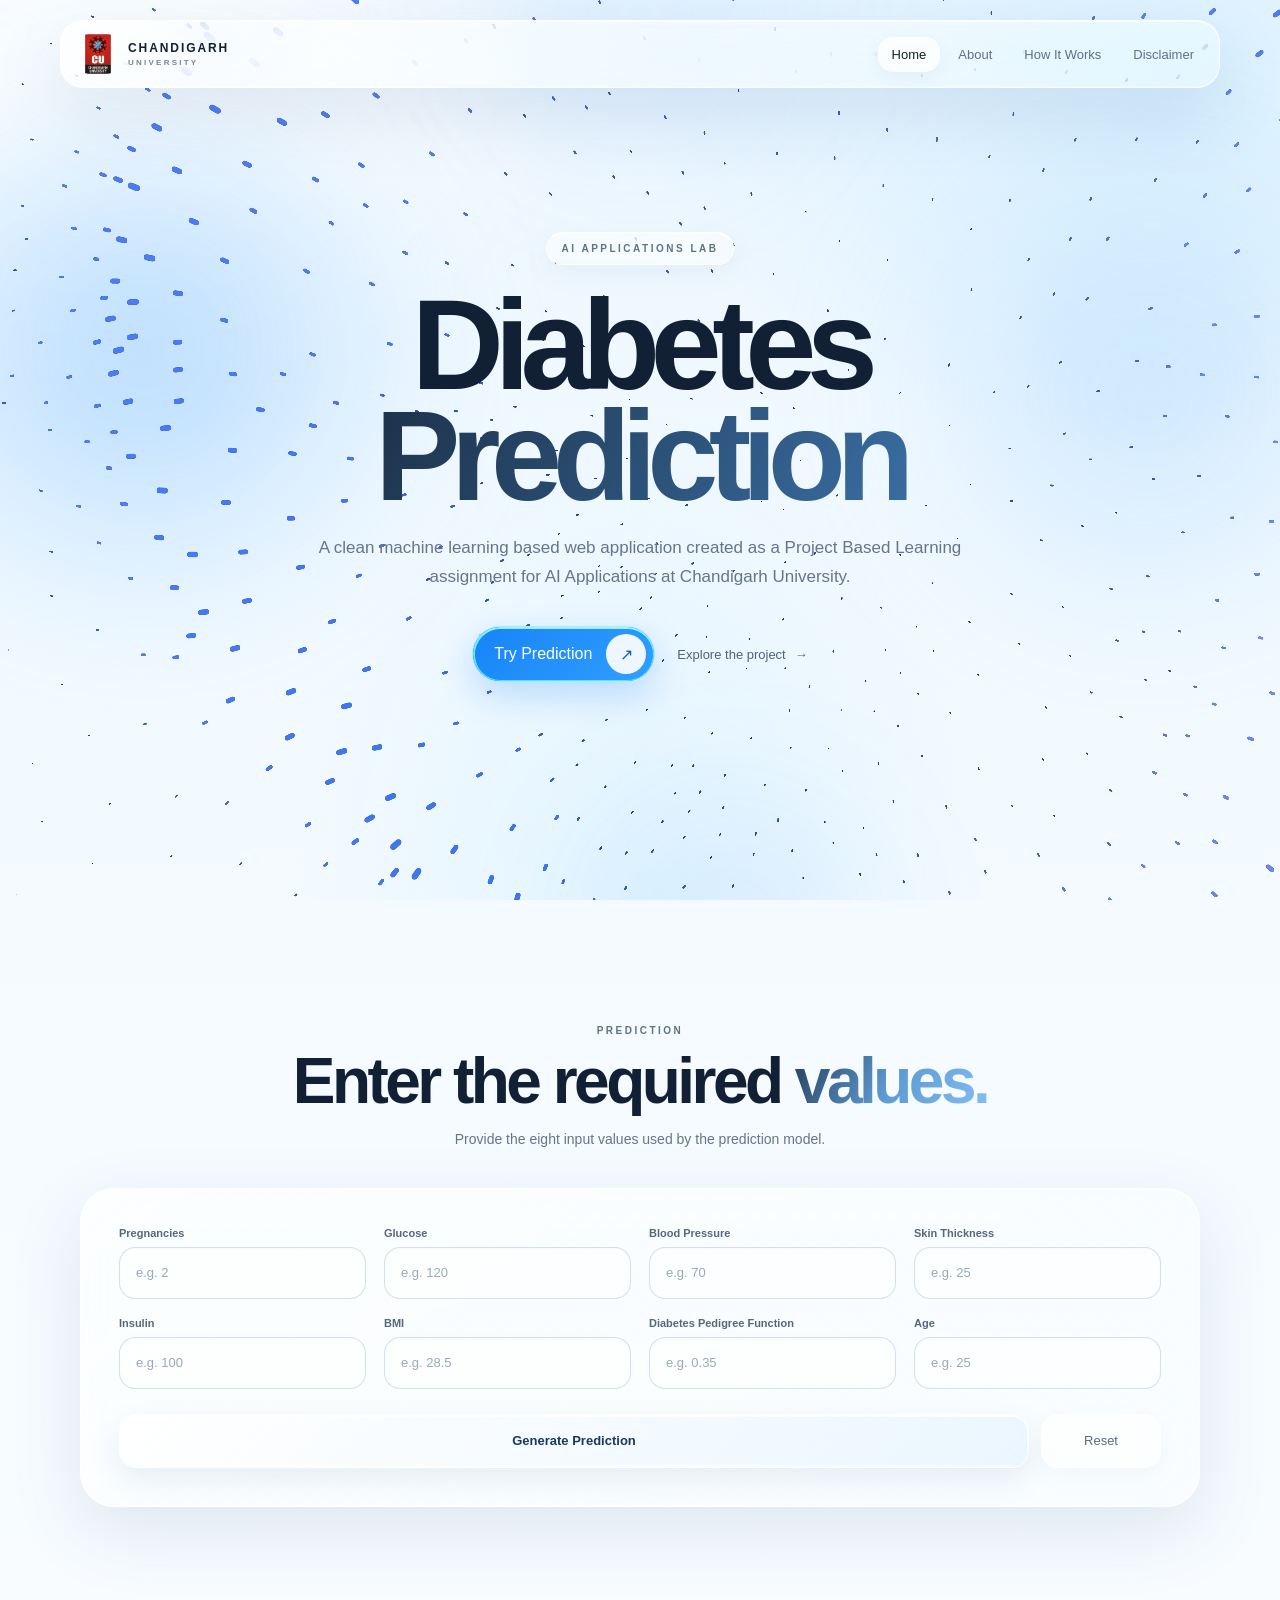
<file: index.html>
<!DOCTYPE html>
<html lang="en">

<head>
    <meta charset="UTF-8">
    <meta name="viewport" content="width=device-width, initial-scale=1.0">

    <title>Diabetes Prediction | AI Applications Lab</title>

    <link rel="stylesheet" href="style.css">
</head>

<body>

    <!-- =====================================================
         ANIMATED LIQUID BACKGROUND & CURSOR RING FIELD
    ====================================================== -->

    <div class="background" aria-hidden="true">
        <div class="smoke smoke-1"></div>
        <div class="smoke smoke-2"></div>
        <div class="smoke smoke-3"></div>
        <div class="smoke smoke-4"></div>
        <canvas id="cursorRingCanvas" class="cursor-ring-canvas"></canvas>
    </div>


    <!-- =====================================================
         NAVBAR
    ====================================================== -->

    <header class="nav-wrap">

        <nav class="navbar glass">

            <a href="index.html" class="brand">

                <!-- CU LOGO -->
                <img
                    src="image.png"
                    alt="Chandigarh University Logo"
                    class="cu-logo"
                >

                <div class="brand-name">
                    <strong>CHANDIGARH</strong>
                    <small>UNIVERSITY</small>
                </div>

            </a>


            <div class="nav-links">

                <a href="index.html" class="active">
                    Home
                </a>

                <a href="about.html">
                    About
                </a>

                <a href="how-it-works.html">
                    How It Works
                </a>

                <a href="disclaimer.html">
                    Disclaimer
                </a>

            </div>

        </nav>

    </header>



    <!-- =====================================================
         MAIN
    ====================================================== -->

    <main>


        <!-- =================================================
             HERO
        ================================================== -->

        <section class="hero">

            <div class="hero-content">

                <div class="hero-badge">
                    AI APPLICATIONS LAB
                </div>


                <h1>

                    Diabetes

                    <span>
                        Prediction
                    </span>

                </h1>


                <p class="hero-copy">

                    A clean machine learning based web application
                    created as a Project Based Learning assignment
                    for AI Applications at Chandigarh University.

                </p>


                <div class="hero-actions">

                    <button
                        class="primary-button"
                        onclick="scrollToPrediction()"
                    >

                        <span>
                            Try Prediction
                        </span>

                        <span class="arrow">
                            ↗
                        </span>

                    </button>


                    <a
                        href="about.html"
                        class="text-button"
                    >

                        Explore the project

                        <span>
                            →
                        </span>

                    </a>

                </div>

            </div>

        </section>



        <!-- =================================================
             PREDICTION SECTION
        ================================================== -->

        <section
            id="prediction"
            class="prediction-section"
        >

            <div class="section-heading">

                <p class="eyebrow">
                    PREDICTION
                </p>


                <h2>

                    Enter the required

                    <span>
                        values.
                    </span>

                </h2>


                <p>
                    Provide the eight input values used by
                    the prediction model.
                </p>

            </div>



            <!-- =================================================
                 FORM CARD
            ================================================== -->

            <div class="prediction-card glass">

                <form
                    id="predictionForm"
                    novalidate
                >


                    <!-- Pregnancies -->

                    <div class="field">

                        <label for="Pregnancies">
                            Pregnancies
                        </label>

                        <input
                            type="number"
                            id="Pregnancies"
                            min="0"
                            step="1"
                            placeholder="e.g. 2"
                            required
                        >

                    </div>



                    <!-- Glucose -->

                    <div class="field">

                        <label for="Glucose">
                            Glucose
                        </label>

                        <input
                            type="number"
                            id="Glucose"
                            min="0"
                            step="0.1"
                            placeholder="e.g. 120"
                            required
                        >

                    </div>



                    <!-- Blood Pressure -->

                    <div class="field">

                        <label for="BloodPressure">
                            Blood Pressure
                        </label>

                        <input
                            type="number"
                            id="BloodPressure"
                            min="0"
                            step="0.1"
                            placeholder="e.g. 70"
                            required
                        >

                    </div>



                    <!-- Skin Thickness -->

                    <div class="field">

                        <label for="SkinThickness">
                            Skin Thickness
                        </label>

                        <input
                            type="number"
                            id="SkinThickness"
                            min="0"
                            step="0.1"
                            placeholder="e.g. 25"
                            required
                        >

                    </div>



                    <!-- Insulin -->

                    <div class="field">

                        <label for="Insulin">
                            Insulin
                        </label>

                        <input
                            type="number"
                            id="Insulin"
                            min="0"
                            step="0.1"
                            placeholder="e.g. 100"
                            required
                        >

                    </div>



                    <!-- BMI -->

                    <div class="field">

                        <label for="BMI">
                            BMI
                        </label>

                        <input
                            type="number"
                            id="BMI"
                            min="0"
                            step="0.1"
                            placeholder="e.g. 28.5"
                            required
                        >

                    </div>



                    <!-- Diabetes Pedigree -->

                    <div class="field">

                        <label for="DiabetesPedigreeFunction">
                            Diabetes Pedigree Function
                        </label>

                        <input
                            type="number"
                            id="DiabetesPedigreeFunction"
                            min="0"
                            step="0.001"
                            placeholder="e.g. 0.35"
                            required
                        >

                    </div>



                    <!-- Age -->

                    <div class="field">

                        <label for="Age">
                            Age
                        </label>

                        <input
                            type="number"
                            id="Age"
                            min="1"
                            step="1"
                            placeholder="e.g. 25"
                            required
                        >

                    </div>



                    <!-- Buttons -->

                    <div class="form-actions">

                        <button
                            type="submit"
                            id="predictBtn"
                            class="submit-button"
                        >

                            <span id="buttonText">
                                Generate Prediction
                            </span>

                            <span
                                id="loader"
                                class="loader hidden"
                            ></span>

                        </button>


                        <button
                            type="button"
                            id="resetBtn"
                            class="reset-button"
                        >
                            <span>Reset</span>
                        </button>

                    </div>

                </form>



                <!-- =================================================
                     RESULT
                ================================================== -->

                <div
                    id="resultBox"
                    class="result-box"
                >

                    <div class="result-main">

                        <div>

                            <p class="result-label">
                                RESULT
                            </p>

                            <h3 id="resultTitle">
                                —
                            </h3>

                        </div>


                        <div
                            id="resultIcon"
                            class="result-icon"
                        >
                            —
                        </div>

                    </div>



                    <div class="probability">

                        <div class="probability-head">

                            <span>
                                Prediction probability
                            </span>

                            <strong id="probabilityText">
                                0%
                            </strong>

                        </div>


                        <div class="progress">

                            <div
                                id="progressBar"
                                class="progress-fill"
                            ></div>

                        </div>

                    </div>


                    <p
                        id="resultMessage"
                        class="result-message"
                    ></p>

                </div>



                <!-- Error -->

                <div
                    id="errorBox"
                    class="error-box"
                ></div>

            </div>

        </section>

    </main>


    <script src="script.js"></script>

</body>

</html>
</file>
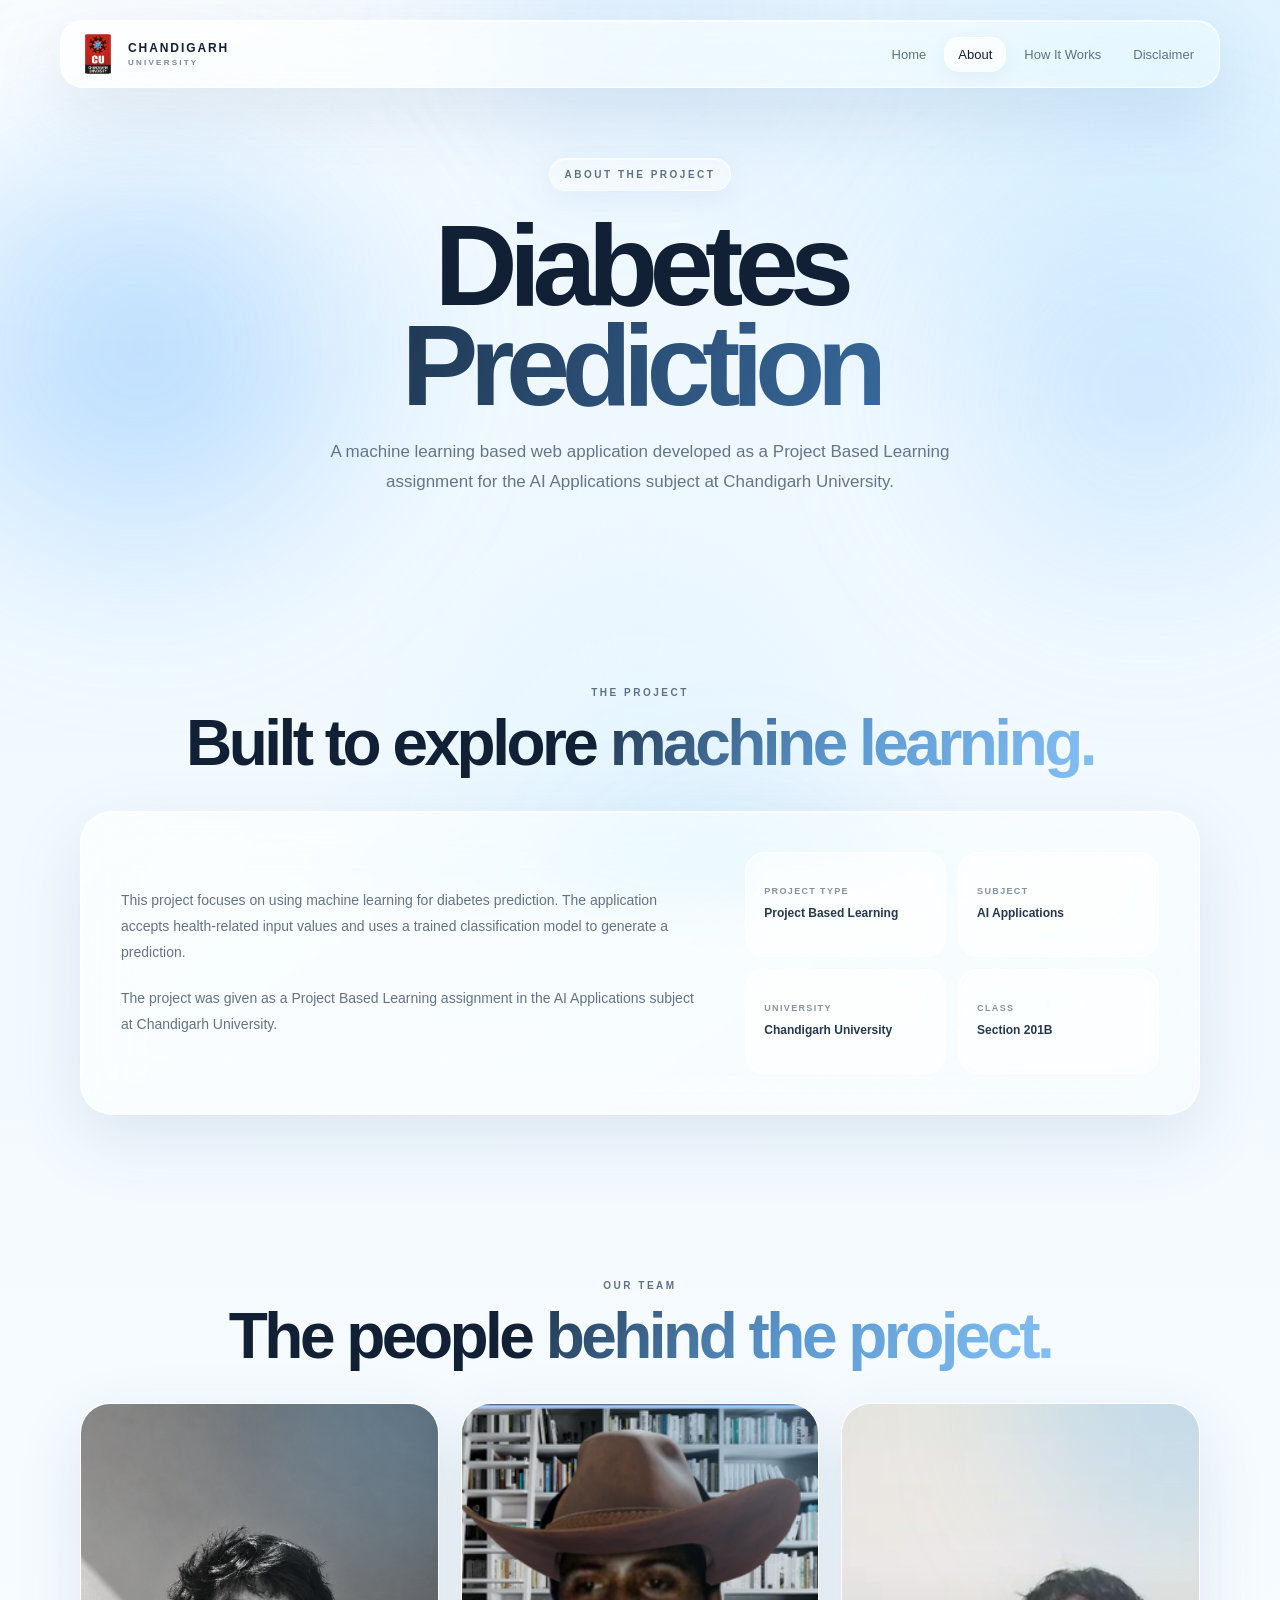
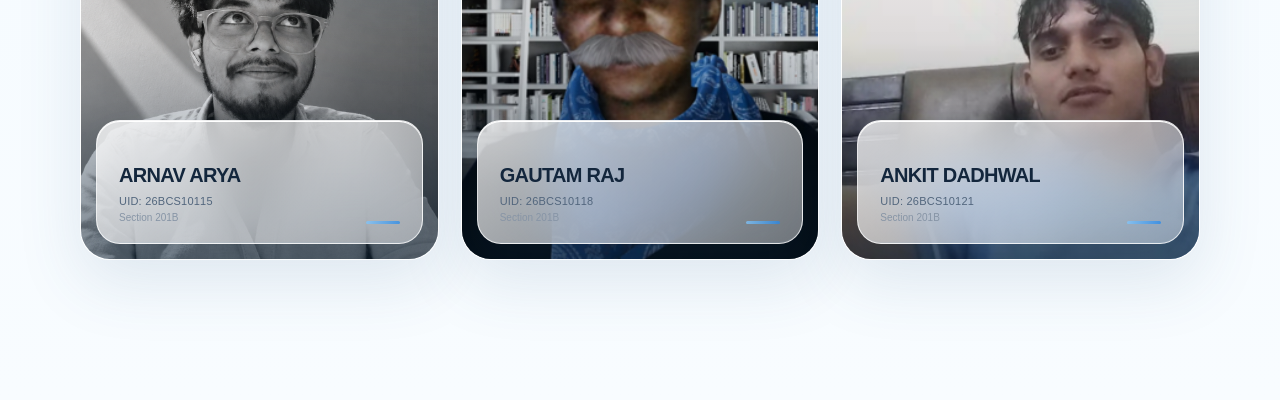
<file: about.html>
<!DOCTYPE html>
<html lang="en">

<head>

    <meta charset="UTF-8">

    <meta
        name="viewport"
        content="width=device-width, initial-scale=1.0"
    >

    <title>
        About | Diabetes Prediction
    </title>

    <link
        rel="stylesheet"
        href="about.css"
    >

</head>


<body>


    <!-- =====================================================
         ANIMATED LIQUID BACKGROUND
    ====================================================== -->

    <div
        class="background"
        aria-hidden="true"
    >

        <div class="smoke smoke-1"></div>

        <div class="smoke smoke-2"></div>

        <div class="smoke smoke-3"></div>

        <div class="smoke smoke-4"></div>

    </div>



    <!-- =====================================================
         NAVBAR
    ====================================================== -->

    <header class="nav-wrap">

        <nav class="navbar glass">


            <!-- CU Logo -->

            <a
                href="index.html"
                class="brand"
            >

                <img
                    src="image.png"
                    alt="Chandigarh University Logo"
                    class="cu-logo"
                >


                <div class="brand-name">

                    <strong>
                        CHANDIGARH
                    </strong>

                    <small>
                        UNIVERSITY
                    </small>

                </div>

            </a>



            <!-- NAVIGATION -->

            <div class="nav-links">

                <a href="index.html">
                    Home
                </a>

                <a
                    href="about.html"
                    class="active"
                >
                    About
                </a>

                <a href="how-it-works.html">
                    How It Works
                </a>

                <a href="disclaimer.html">
                    Disclaimer
                </a>

            </div>

        </nav>

    </header>



    <!-- =====================================================
         MAIN
    ====================================================== -->

    <main>


        <!-- =================================================
             ABOUT HERO
        ================================================== -->

        <section class="about-hero">

            <div class="hero-content">


                <div class="hero-badge">

                    ABOUT THE PROJECT

                </div>



                <h1>

                    Diabetes

                    <span>
                        Prediction
                    </span>

                </h1>



                <p class="hero-description">

                    A machine learning based web application
                    developed as a Project Based Learning assignment
                    for the AI Applications subject at Chandigarh University.

                </p>

            </div>

        </section>



        <!-- =================================================
             PROJECT SECTION
        ================================================== -->

        <section class="project-section">


            <div class="section-heading">

                <p class="eyebrow">
                    THE PROJECT
                </p>


                <h2>

                    Built to explore

                    <span>
                        machine learning.
                    </span>

                </h2>

            </div>



            <div class="project-card glass">


                <div class="project-text">

                    <p>

                        This project focuses on using machine learning
                        for diabetes prediction. The application accepts
                        health-related input values and uses a trained
                        classification model to generate a prediction.

                    </p>


                    <p>

                        The project was given as a Project Based Learning
                        assignment in the AI Applications subject at
                        Chandigarh University.

                    </p>

                </div>



                <div class="project-details">


                    <div class="detail">

                        <span>
                            PROJECT TYPE
                        </span>

                        <strong>
                            Project Based Learning
                        </strong>

                    </div>


                    <div class="detail">

                        <span>
                            SUBJECT
                        </span>

                        <strong>
                            AI Applications
                        </strong>

                    </div>


                    <div class="detail">

                        <span>
                            UNIVERSITY
                        </span>

                        <strong>
                            Chandigarh University
                        </strong>

                    </div>


                    <div class="detail">

                        <span>
                            CLASS
                        </span>

                        <strong>
                             Section 201B
                        </strong>

                    </div>

                </div>

            </div>

        </section>



        <!-- =================================================
             TEAM SECTION
        ================================================== -->

        <section class="team-section">


            <div class="section-heading">

                <p class="eyebrow">
                    OUR TEAM
                </p>


                <h2>

                    The people

                    <span>
                        behind the project.
                    </span>

                </h2>

            </div>



            <div class="team-grid">


                <!-- =================================================
                     MEMBER 1
                ================================================== -->

                <article class="member-card">

                    <div class="member-image-wrap">


                        <!-- PHOTO -->

                        <img
                            src="member1.png"
                            alt="Team Member 1"
                            class="member-image"
                        >


                        <!-- IMAGE LIGHT -->

                        <div class="image-light"></div>


                        <!-- GLASS INFORMATION -->

                        <div class="member-plate">


                            <div class="member-details">

                                <h3>
                                    ARNAV ARYA
                                </h3>


                                <p class="member-uid">
                                    UID: 26BCS10115
                                </p>


                                <span class="member-class">
                                   Section 201B
                                </span>

                            </div>


                            <div class="plate-line"></div>

                        </div>

                    </div>

                </article>



                <!-- =================================================
                     MEMBER 2
                ================================================== -->

                <article class="member-card">

                    <div class="member-image-wrap">


                        <img
                            src="member2.png"
                            alt="Team Member 2"
                            class="member-image"
                        >


                        <div class="image-light"></div>


                        <div class="member-plate">


                            <div class="member-details">

                                <h3>
                                   GAUTAM RAJ
                                </h3>


                                <p class="member-uid">
                                    UID: 26BCS10118
                                </p>


                                <span class="member-class">
                                    Section 201B
                                </span>

                            </div>


                            <div class="plate-line"></div>

                        </div>

                    </div>

                </article>



                <!-- =================================================
                     MEMBER 3
                ================================================== -->

                <article class="member-card">

                    <div class="member-image-wrap">


                        <img
                            src="member3.png"
                            alt="Team Member 3"
                            class="member-image"
                        >


                        <div class="image-light"></div>


                        <div class="member-plate">


                            <div class="member-details">

                                <h3>
                                    ANKIT DADHWAL
                                </h3>


                                <p class="member-uid">
                                    UID: 26BCS10121
                                </p>


                                <span class="member-class">
                                    Section 201B
                                </span>

                            </div>


                            <div class="plate-line"></div>

                        </div>

                    </div>

                </article>


            </div>

        </section>


    </main>



    <script src="about.js"></script>

</body>

</html>
</file>
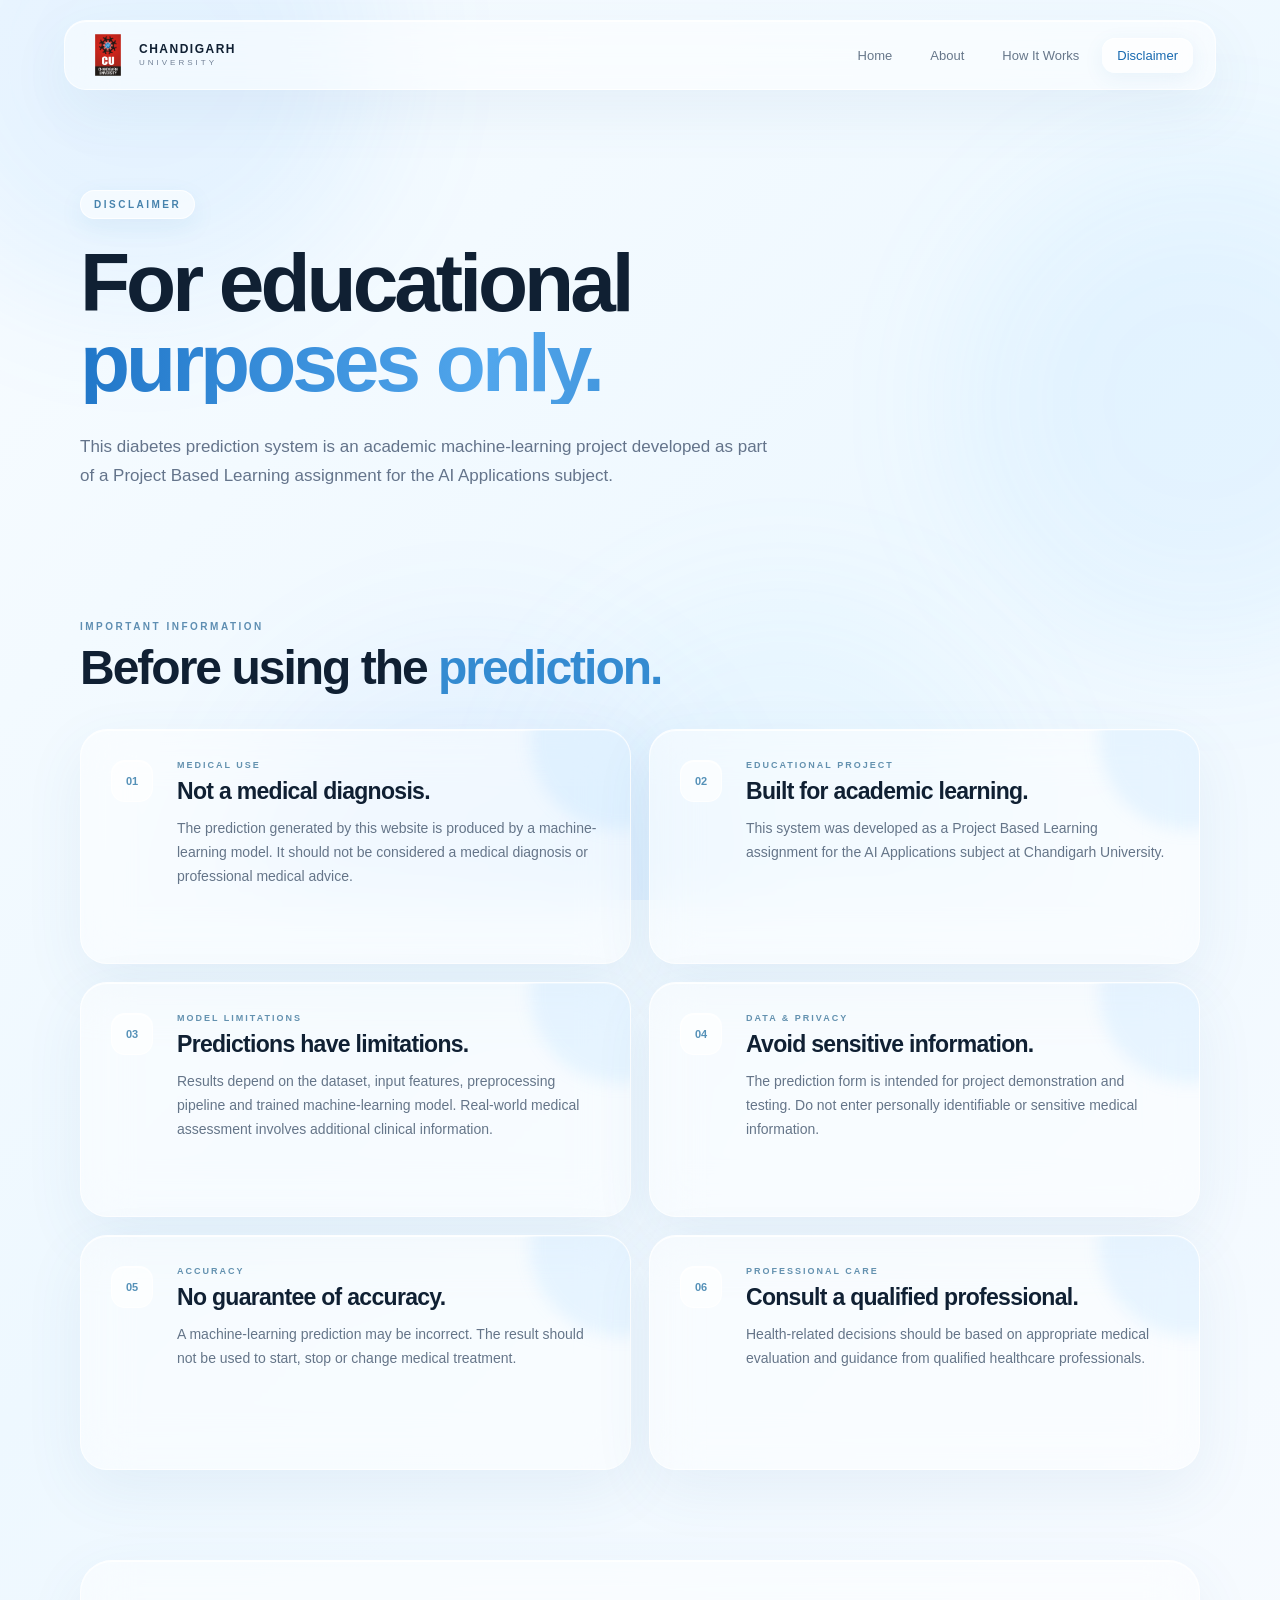
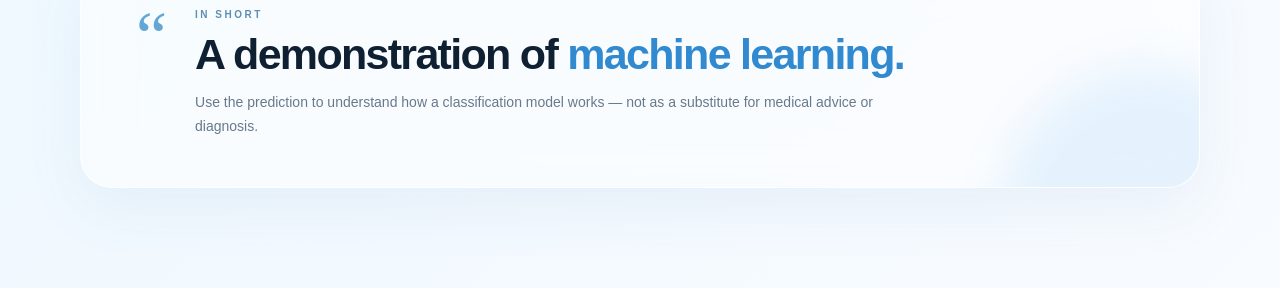
<file: disclaimer.html>
<!DOCTYPE html>
<html lang="en">

<head>
    <meta charset="UTF-8">
    <meta name="viewport" content="width=device-width, initial-scale=1.0">

    <title>Disclaimer | Diabetes Prediction</title>

    <link rel="stylesheet" href="disclaimer.css">
</head>

<body>

    <!-- Animated Background -->

    <div class="background" aria-hidden="true">
        <div class="smoke smoke-1"></div>
        <div class="smoke smoke-2"></div>
        <div class="smoke smoke-3"></div>
        <div class="smoke smoke-4"></div>
    </div>


    <!-- Navigation -->
     
    <header class="nav-wrap">

        <nav class="navbar glass">

            <a href="index.html" class="brand">

                <img src="image.png" alt="Chandigarh University Logo" class="cu-logo">

                <div class="brand-name">
                    <strong>CHANDIGARH</strong>
                    <small>UNIVERSITY</small>
                </div>

            </a>


            <div class="nav-links">

                <a href="index.html">Home</a>

                <a href="about.html">About</a>

                <a href="how-it-works.html">How It Works</a>

                <a href="disclaimer.html" class="active">
                    Disclaimer
                </a>

            </div>

        </nav>

    </header>



    <!-- Main -->
    <main>

        <!-- Hero -->
        <section class="disclaimer-hero">

            <div class="hero-content">

                <div class="hero-badge">
                    DISCLAIMER
                </div>

                <h1>
                    For educational
                    <span>purposes only.</span>
                </h1>

                <p>
                    This diabetes prediction system is an academic
                    machine-learning project developed as part of a
                    Project Based Learning assignment for the AI
                    Applications subject.
                </p>

            </div>

        </section>



        <!-- Disclaimer Cards -->
        <section class="disclaimer-section">

            <div class="section-heading">

                <p class="eyebrow">
                    IMPORTANT INFORMATION
                </p>

                <h2>
                    Before using the
                    <span>prediction.</span>
                </h2>

            </div>



            <div class="disclaimer-grid">


                <!-- Card 1 -->
                <article class="disclaimer-card glass">

                    <div class="card-number">
                        01
                    </div>

                    <div class="card-content">

                        <p class="card-label">
                            MEDICAL USE
                        </p>

                        <h3>
                            Not a medical diagnosis.
                        </h3>

                        <p>
                            The prediction generated by this website
                            is produced by a machine-learning model.
                            It should not be considered a medical
                            diagnosis or professional medical advice.
                        </p>

                    </div>

                </article>



                <!-- Card 2 -->
                <article class="disclaimer-card glass">

                    <div class="card-number">
                        02
                    </div>

                    <div class="card-content">

                        <p class="card-label">
                            EDUCATIONAL PROJECT
                        </p>

                        <h3>
                            Built for academic learning.
                        </h3>

                        <p>
                            This system was developed as a Project
                            Based Learning assignment for the
                            AI Applications subject at
                            Chandigarh University.
                        </p>

                    </div>

                </article>



                <!-- Card 3 -->
                <article class="disclaimer-card glass">

                    <div class="card-number">
                        03
                    </div>

                    <div class="card-content">

                        <p class="card-label">
                            MODEL LIMITATIONS
                        </p>

                        <h3>
                            Predictions have limitations.
                        </h3>

                        <p>
                            Results depend on the dataset, input
                            features, preprocessing pipeline and
                            trained machine-learning model.
                            Real-world medical assessment involves
                            additional clinical information.
                        </p>

                    </div>

                </article>



                <!-- Card 4 -->
                <article class="disclaimer-card glass">

                    <div class="card-number">
                        04
                    </div>

                    <div class="card-content">

                        <p class="card-label">
                            DATA & PRIVACY
                        </p>

                        <h3>
                            Avoid sensitive information.
                        </h3>

                        <p>
                            The prediction form is intended for
                            project demonstration and testing.
                            Do not enter personally identifiable
                            or sensitive medical information.
                        </p>

                    </div>

                </article>



                <!-- Card 5 -->
                <article class="disclaimer-card glass">

                    <div class="card-number">
                        05
                    </div>

                    <div class="card-content">

                        <p class="card-label">
                            ACCURACY
                        </p>

                        <h3>
                            No guarantee of accuracy.
                        </h3>

                        <p>
                            A machine-learning prediction may be
                            incorrect. The result should not be used
                            to start, stop or change medical treatment.
                        </p>

                    </div>

                </article>



                <!-- Card 6 -->
                <article class="disclaimer-card glass">

                    <div class="card-number">
                        06
                    </div>

                    <div class="card-content">

                        <p class="card-label">
                            PROFESSIONAL CARE
                        </p>

                        <h3>
                            Consult a qualified professional.
                        </h3>

                        <p>
                            Health-related decisions should be based
                            on appropriate medical evaluation and
                            guidance from qualified healthcare
                            professionals.
                        </p>

                    </div>

                </article>

            </div>

        </section>



        <!-- Bottom Statement -->
        <section class="statement-section">

            <div class="statement-card glass">

                <div class="statement-mark">
                    “
                </div>

                <div>

                    <p class="eyebrow">
                        IN SHORT
                    </p>

                    <h2>
                        A demonstration of
                        <span>machine learning.</span>
                    </h2>

                    <p>
                        Use the prediction to understand how a
                        classification model works — not as a
                        substitute for medical advice or diagnosis.
                    </p>

                </div>

            </div>

        </section>

    </main>


    <script src="disclaimer.js"></script>

</body>

</html>
</file>
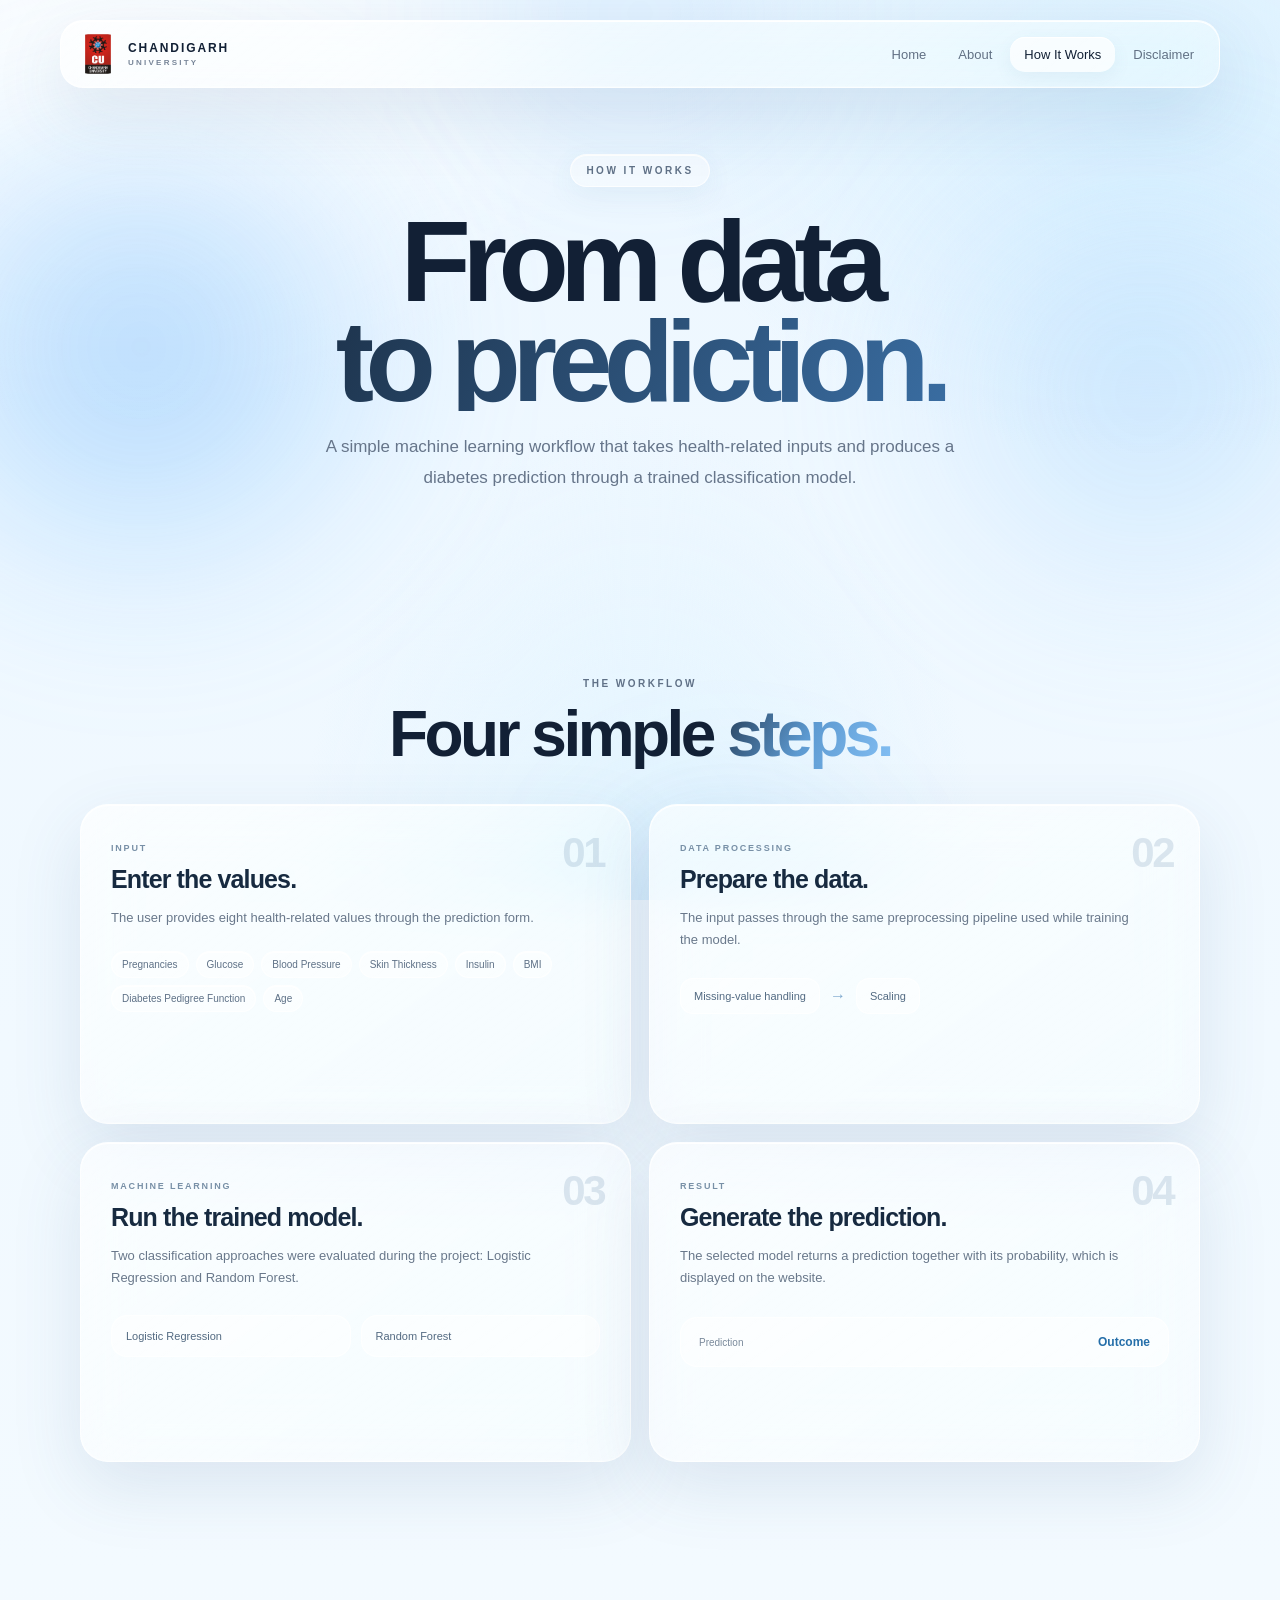
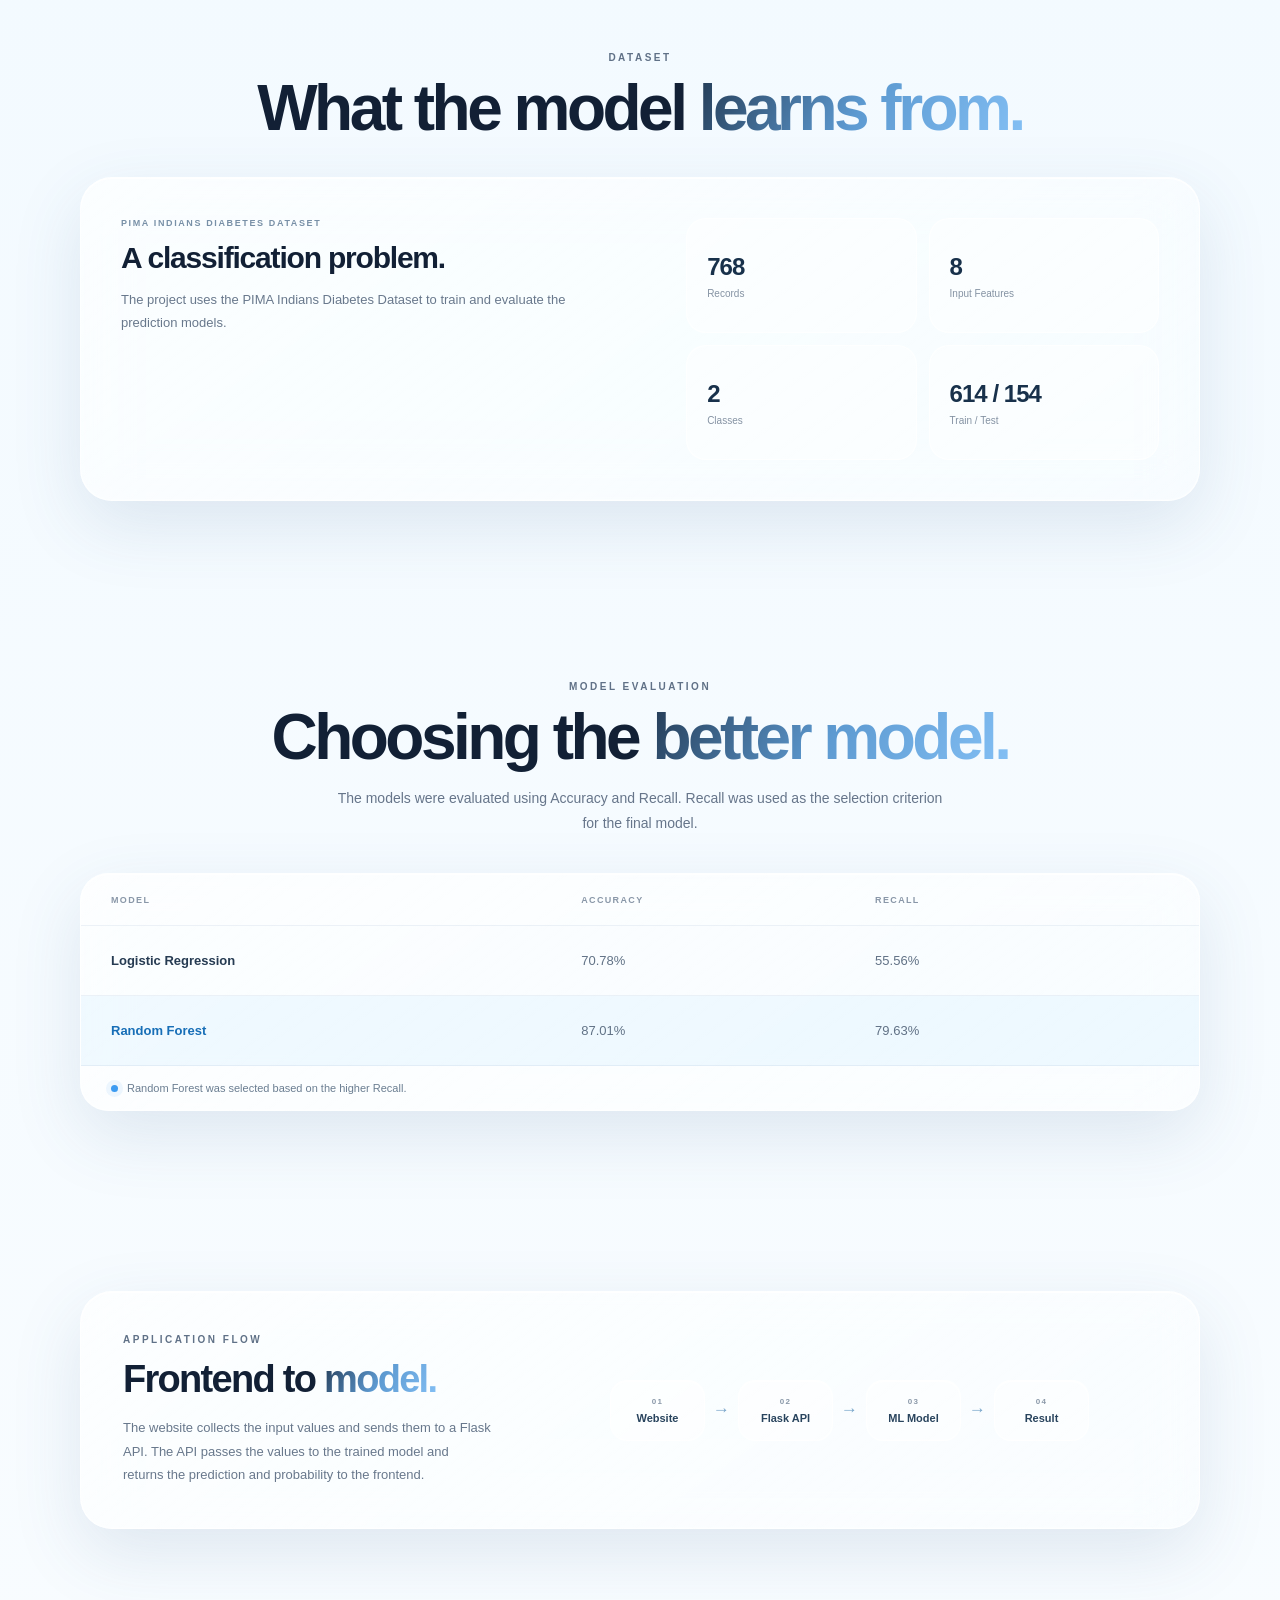
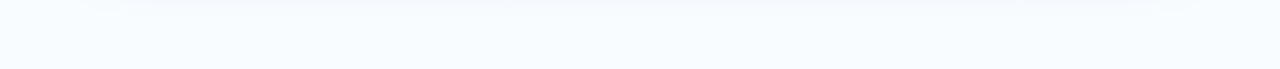
<file: how-it-works.html>
<!DOCTYPE html>
<html lang="en">

<head>

    <meta charset="UTF-8">

    <meta
        name="viewport"
        content="width=device-width, initial-scale=1.0"
    >

    <title>
        How It Works | Diabetes Prediction
    </title>

    <link
        rel="stylesheet"
        href="how-it-works.css"
    >

</head>


<body>


    <!-- =====================================================
         ANIMATED LIQUID BACKGROUND
    ====================================================== -->

    <div
        class="background"
        aria-hidden="true"
    >

        <div class="smoke smoke-1"></div>

        <div class="smoke smoke-2"></div>

        <div class="smoke smoke-3"></div>

        <div class="smoke smoke-4"></div>

    </div>



    <!-- =====================================================
         NAVBAR
    ====================================================== -->

    <header class="nav-wrap">

        <nav class="navbar glass">


            <a
                href="index.html"
                class="brand"
            >

                <img
                    src="image.png"
                    alt="Chandigarh University Logo"
                    class="cu-logo"
                >


                <div class="brand-name">

                    <strong>
                        CHANDIGARH
                    </strong>

                    <small>
                        UNIVERSITY
                    </small>

                </div>

            </a>



            <div class="nav-links">

                <a href="index.html">
                    Home
                </a>

                <a href="about.html">
                    About
                </a>

                <a
                    href="how-it-works.html"
                    class="active"
                >
                    How It Works
                </a>

                <a href="disclaimer.html">
                    Disclaimer
                </a>

            </div>

        </nav>

    </header>



    <!-- =====================================================
         MAIN
    ====================================================== -->

    <main>


        <!-- =================================================
             HERO
        ================================================== -->

        <section class="works-hero">

            <div class="hero-content">


                <div class="hero-badge">

                    HOW IT WORKS

                </div>



                <h1>

                    From data

                    <span>
                        to prediction.
                    </span>

                </h1>



                <p class="hero-description">

                    A simple machine learning workflow that takes
                    health-related inputs and produces a diabetes
                    prediction through a trained classification model.

                </p>

            </div>

        </section>



        <!-- =================================================
             WORKFLOW
        ================================================== -->

        <section class="workflow-section">


            <div class="section-heading">

                <p class="eyebrow">
                    THE WORKFLOW
                </p>


                <h2>

                    Four simple

                    <span>
                        steps.
                    </span>

                </h2>

            </div>



            <div class="workflow">


                <!-- STEP 01 -->

                <article class="workflow-card glass">

                    <div class="step-number">
                        01
                    </div>


                    <div class="step-content">

                        <p class="step-label">
                            INPUT
                        </p>


                        <h3>
                            Enter the values.
                        </h3>


                        <p>

                            The user provides eight health-related
                            values through the prediction form.

                        </p>


                        <div class="feature-list">

                            <span>
                                Pregnancies
                            </span>

                            <span>
                                Glucose
                            </span>

                            <span>
                                Blood Pressure
                            </span>

                            <span>
                                Skin Thickness
                            </span>

                            <span>
                                Insulin
                            </span>

                            <span>
                                BMI
                            </span>

                            <span>
                                Diabetes Pedigree Function
                            </span>

                            <span>
                                Age
                            </span>

                        </div>

                    </div>

                </article>



                <!-- STEP 02 -->

                <article class="workflow-card glass">

                    <div class="step-number">
                        02
                    </div>


                    <div class="step-content">

                        <p class="step-label">
                            DATA PROCESSING
                        </p>


                        <h3>
                            Prepare the data.
                        </h3>


                        <p>

                            The input passes through the same preprocessing
                            pipeline used while training the model.

                        </p>


                        <div class="process-line">

                            <span>
                                Missing-value handling
                            </span>

                            <i>→</i>

                            <span>
                                Scaling
                            </span>

                        </div>

                    </div>

                </article>



                <!-- STEP 03 -->

                <article class="workflow-card glass">

                    <div class="step-number">
                        03
                    </div>


                    <div class="step-content">

                        <p class="step-label">
                            MACHINE LEARNING
                        </p>


                        <h3>
                            Run the trained model.
                        </h3>


                        <p>

                            Two classification approaches were evaluated
                            during the project: Logistic Regression and
                            Random Forest.

                        </p>


                        <div class="model-row">

                            <div>
                                Logistic Regression
                            </div>

                            <div>
                                Random Forest
                            </div>

                        </div>

                    </div>

                </article>



                <!-- STEP 04 -->

                <article class="workflow-card glass">

                    <div class="step-number">
                        04
                    </div>


                    <div class="step-content">

                        <p class="step-label">
                            RESULT
                        </p>


                        <h3>
                            Generate the prediction.
                        </h3>


                        <p>

                            The selected model returns a prediction
                            together with its probability, which is
                            displayed on the website.

                        </p>


                        <div class="result-preview">

                            <span>
                                Prediction
                            </span>

                            <strong>
                                Outcome
                            </strong>

                        </div>

                    </div>

                </article>


            </div>

        </section>



        <!-- =================================================
             DATASET
        ================================================== -->

        <section class="technical-section">


            <div class="section-heading">

                <p class="eyebrow">
                    DATASET
                </p>


                <h2>

                    What the model

                    <span>
                        learns from.
                    </span>

                </h2>

            </div>



            <div class="dataset-card glass">


                <div class="dataset-intro">

                    <p class="dataset-label">
                        PIMA INDIANS DIABETES DATASET
                    </p>


                    <h3>
                        A classification problem.
                    </h3>


                    <p>

                        The project uses the PIMA Indians Diabetes
                        Dataset to train and evaluate the prediction
                        models.

                    </p>

                </div>



                <div class="dataset-stats">


                    <div class="stat">

                        <strong>
                            768
                        </strong>

                        <span>
                            Records
                        </span>

                    </div>


                    <div class="stat">

                        <strong>
                            8
                        </strong>

                        <span>
                            Input Features
                        </span>

                    </div>


                    <div class="stat">

                        <strong>
                            2
                        </strong>

                        <span>
                            Classes
                        </span>

                    </div>


                    <div class="stat">

                        <strong>
                            614 / 154
                        </strong>

                        <span>
                            Train / Test
                        </span>

                    </div>

                </div>

            </div>

        </section>



        <!-- =================================================
             MODEL EVALUATION
        ================================================== -->

        <section class="evaluation-section">


            <div class="section-heading">

                <p class="eyebrow">
                    MODEL EVALUATION
                </p>


                <h2>

                    Choosing the

                    <span>
                        better model.
                    </span>

                </h2>


                <p class="section-description">

                    The models were evaluated using Accuracy and Recall.
                    Recall was used as the selection criterion for the
                    final model.

                </p>

            </div>



            <div class="comparison-card glass">


                <div class="comparison-row comparison-header">

                    <span>
                        MODEL
                    </span>

                    <span>
                        ACCURACY
                    </span>

                    <span>
                        RECALL
                    </span>

                </div>



                <div class="comparison-row">

                    <strong>
                        Logistic Regression
                    </strong>

                    <span>
                        70.78%
                    </span>

                    <span>
                        55.56%
                    </span>

                </div>



                <div class="comparison-row selected">

                    <strong>
                        Random Forest
                    </strong>

                    <span>
                        87.01%
                    </span>

                    <span>
                        79.63%
                    </span>

                </div>



                <div class="selected-note">

                    <span></span>

                    Random Forest was selected based on the higher Recall.

                </div>

            </div>

        </section>



        <!-- =================================================
             CONNECTION
        ================================================== -->

        <section class="connection-section">


            <div class="connection-card glass">


                <div class="connection-copy">

                    <p class="eyebrow">
                        APPLICATION FLOW
                    </p>


                    <h2>

                        Frontend to

                        <span>
                            model.
                        </span>

                    </h2>


                    <p>

                        The website collects the input values and sends
                        them to a Flask API. The API passes the values
                        to the trained model and returns the prediction
                        and probability to the frontend.

                    </p>

                </div>



                <div class="api-flow">


                    <div class="flow-box">
                        <span>
                            01
                        </span>

                        <strong>
                            Website
                        </strong>
                    </div>


                    <div class="flow-arrow">
                        →
                    </div>


                    <div class="flow-box">
                        <span>
                            02
                        </span>

                        <strong>
                            Flask API
                        </strong>
                    </div>


                    <div class="flow-arrow">
                        →
                    </div>


                    <div class="flow-box">
                        <span>
                            03
                        </span>

                        <strong>
                            ML Model
                        </strong>
                    </div>


                    <div class="flow-arrow">
                        →
                    </div>


                    <div class="flow-box">
                        <span>
                            04
                        </span>

                        <strong>
                            Result
                        </strong>
                    </div>

                </div>

            </div>

        </section>


    </main>



    <script src="how-it-works.js"></script>

</body>

</html>
</file>
<file: style.css>
/* =========================================================
   LIGHT BLUE THEME
========================================================= */

:root {

    --ink: #122035;
    --muted: #66758a;
    --soft: #8b99aa;

    --blue: #147ef5;
    --blue-light: #62b2ff;

    --glass-border: rgba(255,255,255,.72);

    --shadow:
        0 24px 70px rgba(57,96,137,.13);
}


* {
    box-sizing: border-box;
    margin: 0;
    padding: 0;
}


html {
    scroll-behavior: smooth;
}


body {

    min-height: 100vh;

    overflow-x: hidden;

    color: var(--ink);

    font-family:
        -apple-system,
        BlinkMacSystemFont,
        "SF Pro Display",
        "SF Pro Text",
        "Segoe UI",
        Arial,
        sans-serif;

    background:
        linear-gradient(
            180deg,
            #edf7ff 0%,
            #f3faff 48%,
            #f8fcff 100%
        );
}



/* =========================================================
 BACKGROUND
========================================================= */

.background {

    position: fixed;

    inset: 0;

    z-index: -10;

    overflow: hidden;

    pointer-events: none;

    background:

        radial-gradient(
            ellipse at 10% 10%,
            rgba(255,255,255,.98),
            transparent 29%
        ),

        radial-gradient(
            ellipse at 90% 12%,
            rgba(214,239,255,.90),
            transparent 31%
        ),

        radial-gradient(
            ellipse at 50% 100%,
            rgba(225,244,255,.95),
            transparent 38%
        );
}


/* =========================================================
   CURSOR RING CANVAS
========================================================= */

.cursor-ring-canvas {
    position: absolute;
    inset: 0;
    width: 100%;
    height: 100%;
    display: block;
    pointer-events: none;
    z-index: 2;
}


.smoke {

    position: absolute;

    border-radius: 50%;

    filter: blur(70px);

    will-change: transform;
}


/* LEFT SMOKE */

.smoke-1 {

    width: 48vw;
    height: 43vw;

    left: -13vw;
    top: 8vh;

    opacity: .54;

    background:

        radial-gradient(
            circle,
            rgba(48,150,248,.62) 0%,
            rgba(91,178,255,.42) 35%,
            rgba(170,220,255,.13) 67%,
            transparent 76%
        );

    animation:
        smokeLeft
        17s
        ease-in-out
        infinite
        alternate;
}


/* RIGHT SMOKE */

.smoke-2 {

    width: 45vw;
    height: 40vw;

    right: -12vw;
    top: 15vh;

    opacity: .46;

    background:

        radial-gradient(
            circle,
            rgba(81,169,249,.54) 0%,
            rgba(139,204,255,.34) 38%,
            rgba(201,232,255,.10) 67%,
            transparent 77%
        );

    animation:
        smokeRight
        20s
        ease-in-out
        infinite
        alternate;
}


/* TOP SMOKE */

.smoke-3 {

    width: 32vw;
    height: 28vw;

    left: 34vw;
    top: -13vw;

    opacity: .30;

    background:

        radial-gradient(
            circle,
            rgba(112,190,255,.52),
            rgba(198,230,255,.10) 68%,
            transparent 78%
        );

    animation:
        smokeTop
        19s
        ease-in-out
        infinite
        alternate;
}


/* BOTTOM SMOKE */

.smoke-4 {

    width: 30vw;
    height: 26vw;

    left: 42vw;
    bottom: -15vw;

    opacity: .26;

    background:

        radial-gradient(
            circle,
            rgba(43,139,239,.48),
            rgba(174,218,255,.08) 67%,
            transparent 78%
        );

    animation:
        smokeBottom
        23s
        ease-in-out
        infinite
        alternate;
}



/* SMOKE ANIMATIONS */

@keyframes smokeLeft {

    0% {
        transform:
            translate(-2vw, 0)
            scale(1);
    }

    50% {
        transform:
            translate(5vw, 4vh)
            scale(1.08);
    }

    100% {
        transform:
            translate(12vw, -2vh)
            scale(1.15);
    }
}


@keyframes smokeRight {

    0% {
        transform:
            translate(2vw, -1vh)
            scale(1);
    }

    50% {
        transform:
            translate(-5vw, 5vh)
            scale(1.08);
    }

    100% {
        transform:
            translate(-12vw, -2vh)
            scale(1.15);
    }
}


@keyframes smokeTop {

    0% {
        transform:
            translate(-4vw, 0)
            scale(1);
    }

    100% {
        transform:
            translate(7vw, 7vh)
            scale(1.12);
    }
}


@keyframes smokeBottom {

    0% {
        transform:
            translate(5vw, 1vh)
            scale(1);
    }

    100% {
        transform:
            translate(-6vw, -6vh)
            scale(1.13);
    }
}



/* =========================================================
   GLASS
========================================================= */

.glass {

    background:

        linear-gradient(
            145deg,
            rgba(255,255,255,.69),
            rgba(255,255,255,.38)
        );

    border:
        1px solid var(--glass-border);

    box-shadow:

        inset
        0 1px 0
        rgba(255,255,255,.95),

        inset
        0 -1px 0
        rgba(255,255,255,.25),

        var(--shadow);

    backdrop-filter:
        blur(24px)
        saturate(150%);

    -webkit-backdrop-filter:
        blur(24px)
        saturate(150%);
}



/* =========================================================
   NAVBAR
========================================================= */

.nav-wrap {

    position: fixed;

    top: 20px;

    left: 50%;

    z-index: 20;

    width:
        min(
            1160px,
            calc(100% - 32px)
        );

    transform:
        translateX(-50%);
}


.navbar {

    min-height: 68px;

    display: flex;

    align-items: center;

    justify-content: space-between;

    padding:
        9px
        11px
        9px
        17px;

    border-radius: 23px;
}



/* CU BRAND */

.brand {

    display: flex;

    align-items: center;

    gap: 10px;

    color: var(--ink);

    text-decoration: none;
}


.cu-logo {

    width: 40px;

    height: 40px;

    object-fit: contain;

    border-radius: 10px;
}


.brand-name {

    display: grid;

    line-height: 1;
}


.brand-name strong {

    font-size: 12px;

    letter-spacing: .16em;
}


.brand-name small {

    margin-top: 5px;

    color: #778598;

    font-size: 8px;

    font-weight: 600;

    letter-spacing: .28em;
}



/* NAV LINKS */

.nav-links {

    display: flex;

    align-items: center;

    gap: 4px;
}


.nav-links a {

    padding:
        10px
        14px;

    border-radius: 15px;

    color: #617084;

    text-decoration: none;

    font-size: 13px;

    font-weight: 500;

    transition:
        .25s ease;
}


.nav-links a:hover {

    color: var(--ink);

    background:
        rgba(255,255,255,.46);
}


.nav-links a.active {

    color: var(--ink);

    background:
        rgba(255,255,255,.70);

    box-shadow:

        inset
        0 1px 0
        rgba(255,255,255,.95),

        0 6px 18px
        rgba(73,111,150,.07);
}



/* =========================================================
   HERO
========================================================= */

.hero {

    min-height: 100vh;

    position: relative;

    display: grid;

    place-items: center;

    padding:
        145px
        24px
        95px;
}


.hero-content {

    width:
        min(
            900px,
            100%
        );

    text-align: center;

    transform:
        translateY(-2vh);

    animation:
        heroFloat
        8s
        ease-in-out
        infinite;
}


@keyframes heroFloat {

    0%,
    100% {
        transform:
            translateY(-2vh);
    }

    50% {
        transform:
            translateY(
                calc(-2vh - 3px)
            );
    }
}



/* HERO BADGE */

.hero-badge {

    display: inline-flex;

    align-items: center;

    padding:
        10px
        15px;

    border:
        1px solid
        rgba(255,255,255,.75);

    border-radius: 999px;

    background:
        rgba(255,255,255,.45);

    box-shadow:

        inset
        0 1px 0
        rgba(255,255,255,.94),

        0 9px 28px
        rgba(77,113,149,.07);

    backdrop-filter:
        blur(16px);

    -webkit-backdrop-filter:
        blur(16px);

    color: #607187;

    font-size: 10px;

    font-weight: 700;

    letter-spacing: .25em;
}



/* HERO TITLE */

.hero h1 {

    margin:
        24px
        auto
        21px;

    font-size:
        clamp(
            4.6rem,
            10vw,
            9.1rem
        );

    line-height: .87;

    letter-spacing: -.075em;

    font-weight: 700;
}


.hero h1 span {

    display: block;

    background:

        linear-gradient(
            120deg,
            #18283b 4%,
            #3f78b2 42%,
            #79b9f5 67%,
            #2e6398 100%
        );

    background-size:
        220%
        220%;

    -webkit-background-clip: text;

    background-clip: text;

    color: transparent;

    animation:
        titleFlow
        9s
        ease-in-out
        infinite;
}


@keyframes titleFlow {

    0%,
    100% {
        background-position:
            0%
            50%;
    }

    50% {
        background-position:
            100%
            50%;
    }
}



/* HERO DESCRIPTION */

.hero-copy {

    width:
        min(
            650px,
            100%
        );

    margin:
        auto;

    color:
        var(--muted);

    font-size:
        clamp(
            14px,
            1.5vw,
            17px
        );

    line-height:
        1.75;
}



/* HERO BUTTONS */

.hero-actions {

    display: flex;

    justify-content: center;

    align-items: center;

    gap: 22px;

    margin-top: 34px;
}


/* =========================================================
   LIGHT GLASS BUTTON EFFECT
========================================================= */

.glass-btn {
    position: relative !important;
    overflow: hidden !important;
    isolation: isolate !important;
    backdrop-filter: blur(20px) saturate(180%) brightness(108%);
    -webkit-backdrop-filter: blur(20px) saturate(180%) brightness(108%);
    --stroke-width: 1.5px;
    --mx: 50%;
    --my: 50%;
    --lr: 80px;
    -webkit-user-select: none;
    user-select: none;
}

.glass-btn > * {
    position: relative;
    z-index: 2;
    pointer-events: none;
}

/* Internal radial specular light */
.glass-btn-light {
    position: absolute !important;
    inset: 0 !important;
    z-index: 1 !important;
    opacity: 0;
    pointer-events: none !important;
    border-radius: inherit !important;
    mix-blend-mode: screen;
    will-change: opacity, background;
    transition: opacity 0.2s ease-out;
}

/* Outer stroke base rim */
.glass-btn-stroke-base {
    position: absolute !important;
    inset: 0 !important;
    border-radius: inherit !important;
    padding: var(--stroke-width, 1.5px) !important;
    box-sizing: border-box !important;
    pointer-events: none !important;
    z-index: 3 !important;
    -webkit-mask-image: linear-gradient(#000 0 0), linear-gradient(#000 0 0);
    -webkit-mask-clip: border-box, content-box;
    -webkit-mask-composite: xor;
    mask-image: linear-gradient(#000 0 0), linear-gradient(#000 0 0);
    mask-clip: border-box, content-box;
    mask-composite: exclude;
    backdrop-filter: saturate(220%) brightness(140%);
    -webkit-backdrop-filter: saturate(220%) brightness(140%);
}

/* Outer stroke dynamic light spotlight */
.glass-btn-stroke-light {
    position: absolute !important;
    inset: 0 !important;
    border-radius: inherit !important;
    padding: var(--stroke-width, 1.5px) !important;
    box-sizing: border-box !important;
    opacity: 0;
    mix-blend-mode: screen;
    pointer-events: none !important;
    z-index: 4 !important;
    -webkit-mask-image: linear-gradient(#000 0 0), linear-gradient(#000 0 0);
    -webkit-mask-clip: border-box, content-box;
    -webkit-mask-composite: xor;
    mask-image: linear-gradient(#000 0 0), linear-gradient(#000 0 0);
    mask-clip: border-box, content-box;
    mask-composite: exclude;
    will-change: opacity, background;
    transition: opacity 0.2s ease-out;
}

.glass-btn:active:not(:disabled) {
    transform: scale(0.985) !important;
}


.primary-button {

    display: inline-flex;

    align-items: center;

    gap: 14px;

    min-height: 54px;

    padding:
        7px
        8px
        7px
        21px;

    border:
        1px solid
        rgba(255,255,255,.70);

    border-radius: 999px;

    color: white;

    background:

        linear-gradient(
            135deg,
            #1684f7,
            #329eff
        );

    box-shadow:

        0 13px 35px
        rgba(20,126,245,.23),

        inset
        0 1px 0
        rgba(255,255,255,.30);

    cursor: pointer;

    font: inherit;

    transition:
        .25s ease;
}


.primary-button:hover {

    transform:
        translateY(-2px);

    box-shadow:

        0 18px 40px
        rgba(20,126,245,.28),

        inset
        0 1px 0
        rgba(255,255,255,.35);
}


.primary-button .arrow {

    width: 40px;

    height: 40px;

    display: grid;

    place-items: center;

    border-radius: 50%;

    color:
        #0f5fb5;

    background:
        rgba(255,255,255,.92);
}


.text-button {

    display: inline-flex;

    align-items: center;

    gap: 9px;

    color:
        #526277;

    text-decoration: none;

    font-size: 13px;

    font-weight: 500;

    transition:
        .25s ease;
}


.text-button:hover {

    color:
        var(--ink);

    transform:
        translateX(2px);
}



/* =========================================================
   PREDICTION SECTION
========================================================= */

.prediction-section {

    width:
        min(
            1120px,
            calc(100% - 32px)
        );

    margin:
        auto;

    padding:
        125px
        0
        120px;
}


.section-heading {

    text-align: center;

    margin-bottom: 36px;
}


.eyebrow {

    color:
        #607187;

    font-size:
        10px;

    font-weight:
        700;

    letter-spacing:
        .25em;
}


.section-heading .eyebrow {

    margin-bottom:
        14px;
}


.section-heading h2 {

    font-size:
        clamp(
            2.5rem,
            5vw,
            4.5rem
        );

    line-height:
        .98;

    letter-spacing:
        -.055em;
}


.section-heading h2 span {

    background:

        linear-gradient(
            120deg,
            #243b55,
            #5d9ad1,
            #84c0f5
        );

    -webkit-background-clip:
        text;

    background-clip:
        text;

    color:
        transparent;
}


.section-heading p:last-child {

    max-width:
        560px;

    margin:
        15px auto 0;

    color:
        var(--muted);

    font-size:
        14px;

    line-height:
        1.7;
}



/* =========================================================
   FORM CARD
========================================================= */

.prediction-card {

    border-radius:
        34px;

    padding:
        clamp(
            22px,
            4vw,
            38px
        );

    transition:
        .35s ease;
}


.prediction-card:hover {

    transform:
        translateY(-2px);

    box-shadow:

        inset
        0 1px 0
        rgba(255,255,255,.95),

        0 28px 75px
        rgba(57,96,137,.16);
}


form {

    display: grid;

    grid-template-columns:
        repeat(
            4,
            minmax(0,1fr)
        );

    gap: 18px;
}


.field {

    display: flex;

    flex-direction: column;

    gap: 8px;
}


.field label {

    color:
        #56667b;

    font-size:
        11px;

    font-weight:
        600;
}


.field input {

    width: 100%;

    min-height: 52px;

    padding:
        0 16px;

    border:
        1px solid
        rgba(159,181,205,.42);

    border-radius:
        16px;

    outline:
        none;

    color:
        var(--ink);

    background:
        rgba(255,255,255,.52);

    box-shadow:
        inset
        0 1px 2px
        rgba(44,80,118,.03);

    font:
        inherit;

    font-size:
        13px;

    transition:
        .22s ease;
}


.field input::placeholder {

    color:
        #9aa8b9;
}


.field input:focus {

    border-color:
        rgba(20,126,245,.43);

    background:
        rgba(255,255,255,.78);

    box-shadow:

        0 0 0 4px
        rgba(20,126,245,.07),

        0 10px 28px
        rgba(68,108,150,.06);
}



/* =========================================================
   FORM BUTTONS
========================================================= */

.form-actions {

    grid-column:
        1 / -1;

    display:
        flex;

    gap:
        12px;

    margin-top:
        7px;
}



/* GLASS GENERATE BUTTON */

.submit-button {

    position:
        relative;

    overflow:
        hidden;

    flex:
        1;

    min-height:
        54px;

    border:
        1px solid
        rgba(255,255,255,.86);

    border-radius:
        17px;

    color:
        #173a5d;

    background:

        linear-gradient(
            135deg,
            rgba(255,255,255,.84),
            rgba(221,240,255,.56)
        );

    box-shadow:

        inset
        0 1px 0
        rgba(255,255,255,.98),

        inset
        0 -1px 0
        rgba(154,194,229,.14),

        0 12px 30px
        rgba(56,105,151,.11);

    backdrop-filter:
        blur(18px)
        saturate(150%);

    -webkit-backdrop-filter:
        blur(18px)
        saturate(150%);

    cursor:
        pointer;

    font:
        inherit;

    font-size:
        13px;

    font-weight:
        600;

    transition:
        .25s ease;
}


.submit-button::before {

    content:
        "";

    position:
        absolute;

    top:
        -120%;

    left:
        -35%;

    width:
        22%;

    height:
        340%;

    transform:
        rotate(22deg);

    background:

        linear-gradient(
            90deg,
            transparent,
            rgba(255,255,255,.62),
            transparent
        );

    animation:
        buttonSheen
        6s
        ease-in-out
        infinite;
}


.submit-button:hover:not(:disabled) {

    transform:
        translateY(-2px);

    border-color:
        rgba(119,183,240,.55);

    box-shadow:

        inset
        0 1px 0
        rgba(255,255,255,1),

        0 17px 38px
        rgba(56,105,151,.15);
}


.submit-button:active:not(:disabled) {

    transform:
        translateY(0);
}


.submit-button:disabled {

    opacity:
        .72;

    cursor:
        wait;
}


.submit-button > * {

    position:
        relative;

    z-index:
        2;
}


@keyframes buttonSheen {

    0%,
    54% {

        left:
            -38%;

        opacity:
            0;
    }

    65% {

        opacity:
            .68;
    }

    78%,
    100% {

        left:
            145%;

        opacity:
            0;
    }
}



/* RESET */

.reset-button {

    min-width:
        120px;

    padding:
        0 20px;

    border:
        1px solid
        rgba(255,255,255,.70);

    border-radius:
        17px;

    color:
        #5d6b7f;

    background:
        rgba(255,255,255,.45);

    box-shadow:

        inset
        0 1px 0
        rgba(255,255,255,.86),

        0 8px 22px
        rgba(91,120,151,.05);

    backdrop-filter:
        blur(16px);

    -webkit-backdrop-filter:
        blur(16px);

    cursor:
        pointer;

    font:
        inherit;

    font-size:
        13px;

    transition:
        .25s ease;
}


.reset-button:hover {

    transform:
        translateY(-1px);

    color:
        var(--ink);

    background:
        rgba(255,255,255,.70);
}



/* LOADER */

.loader {

    display:
        inline-block;

    width:
        16px;

    height:
        16px;

    margin-left:
        8px;

    border:
        2px solid
        rgba(23,58,93,.20);

    border-top-color:
        #267fca;

    border-radius:
        50%;

    animation:
        spin
        .7s
        linear
        infinite;

    vertical-align:
        middle;
}


.hidden {
    display:
        none;
}


@keyframes spin {

    to {
        transform:
            rotate(360deg);
    }
}



/* =========================================================
   RESULT
========================================================= */

.result-box {

    display:
        none;

    margin-top:
        28px;

    padding:
        26px;

    border:
        1px solid
        rgba(255,255,255,.72);

    border-radius:
        24px;

    background:
        rgba(255,255,255,.43);

    box-shadow:

        inset
        0 1px 0
        rgba(255,255,255,.94),

        0 18px 50px
        rgba(73,105,138,.08);

    backdrop-filter:
        blur(18px);
}


.result-box.show {

    display:
        block;

    animation:
        resultRise
        .45s
        ease
        both;
}


@keyframes resultRise {

    from {
        opacity: 0;
        transform:
            translateY(12px);
    }

    to {
        opacity: 1;
        transform:
            translateY(0);
    }
}


.result-main {

    display:
        flex;

    align-items:
        center;

    justify-content:
        space-between;

    gap:
        20px;
}


.result-label {

    margin-bottom:
        7px;

    color:
        #778698;

    font-size:
        9px;

    font-weight:
        700;

    letter-spacing:
        .22em;
}


.result-main h3 {

    font-size:
        clamp(
            1.3rem,
            3vw,
            2rem
        );

    letter-spacing:
        -.03em;
}


.result-icon {

    width:
        48px;

    height:
        48px;

    display:
        grid;

    place-items:
        center;

    border-radius:
        50%;

    color:
        white;

    background:

        linear-gradient(
            135deg,
            #1b86f5,
            #61b4ff
        );

    box-shadow:
        0 10px 24px
        rgba(20,126,245,.17);

    font-size:
        19px;

    font-weight:
        700;
}


.probability {

    margin-top:
        22px;
}


.probability-head {

    display:
        flex;

    justify-content:
        space-between;

    margin-bottom:
        9px;

    color:
        #6c7a8d;

    font-size:
        11px;
}


.probability-head strong {
    color:
        var(--ink);
}


.progress {

    width:
        100%;

    height:
        9px;

    overflow:
        hidden;

    border-radius:
        999px;

    background:
        rgba(189,207,225,.44);
}


.progress-fill {

    width:
        0;

    height:
        100%;

    border-radius:
        inherit;

    background:

        linear-gradient(
            90deg,
            #60afff,
            #147ef5
        );

    transition:
        width
        .8s
        cubic-bezier(.16,1,.3,1);
}


.result-message {

    margin-top:
        17px;

    color:
        #657287;

    font-size:
        12px;

    line-height:
        1.7;
}



/* ERROR */

.error-box {

    display:
        none;

    margin-top:
        18px;

    padding:
        14px 16px;

    border:
        1px solid
        rgba(214,128,128,.24);

    border-radius:
        15px;

    color:
        #8b4c4c;

    background:
        rgba(255,236,236,.72);

    font-size:
        12px;

    line-height:
        1.6;
}



/* =========================================================
   RESPONSIVE
========================================================= */

@media(max-width:900px) {

    form {

        grid-template-columns:
            repeat(
                2,
                minmax(0,1fr)
            );
    }
}


@media(max-width:700px) {

    .nav-wrap {

        top:
            12px;

        width:
            calc(100% - 20px);
    }


    .navbar {

        padding:
            9px
            10px
            9px
            13px;

        border-radius:
            20px;
    }


    .cu-logo {

        width:
            32px;

        height:
            32px;
    }


    .brand-name strong {

        font-size:
            10px;
    }


    .brand-name small {

        font-size:
            7px;
    }


    .nav-links {

        gap:
            1px;

        overflow-x:
            auto;

        scrollbar-width:
            none;
    }


    .nav-links::-webkit-scrollbar {
        display:
            none;
    }


    .nav-links a {

        padding:
            8px
            9px;

        font-size:
            11px;

        white-space:
            nowrap;
    }


    .hero {

        padding:
            135px
            18px
            80px;
    }


    .hero h1 {

        font-size:
            clamp(
                4rem,
                17vw,
                6rem
            );
    }


    .hero-copy {

        font-size:
            13px;
    }


    .hero-actions {

        flex-direction:
            column;

        gap:
            16px;
    }


    form {

        grid-template-columns:
            1fr;
    }


    .form-actions {

        flex-direction:
            column;
    }


    .reset-button {

        min-height:
            52px;
    }


    .prediction-section {

        padding-top:
            95px;
    }
}


@media(prefers-reduced-motion:reduce) {

    html {
        scroll-behavior:
            auto;
    }


    *,
    *::before,
    *::after {

        animation-duration:
            .01ms !important;

        animation-iteration-count:
            1 !important;

        transition-duration:
            .01ms !important;
    }
}
</file>
<file: about.css>
/* =========================================================
   ABOUT PAGE
========================================================= */

:root {

    --ink: #122035;

    --muted: #66758a;

    --blue: #147ef5;

    --glass-border:
        rgba(255,255,255,.72);

    --shadow:
        0 24px 70px
        rgba(57,96,137,.13);
}


* {

    box-sizing:
        border-box;

    margin:
        0;

    padding:
        0;
}


html {

    scroll-behavior:
        smooth;
}


body {

    min-height:
        100vh;

    overflow-x:
        hidden;

    color:
        var(--ink);

    font-family:

        -apple-system,
        BlinkMacSystemFont,
        "SF Pro Display",
        "SF Pro Text",
        "Segoe UI",
        Arial,
        sans-serif;

    background:

        linear-gradient(
            180deg,
            #edf7ff 0%,
            #f3faff 48%,
            #f8fcff 100%
        );
}



/* =========================================================
   ANIMATED BACKGROUND
========================================================= */

.background {

    position:
        fixed;

    inset:
        0;

    z-index:
        -10;

    overflow:
        hidden;

    pointer-events:
        none;

    background:

        radial-gradient(
            ellipse at 10% 10%,
            rgba(255,255,255,.98),
            transparent 29%
        ),

        radial-gradient(
            ellipse at 90% 12%,
            rgba(214,239,255,.90),
            transparent 31%
        ),

        radial-gradient(
            ellipse at 50% 100%,
            rgba(225,244,255,.95),
            transparent 38%
        );
}


.smoke {

    position:
        absolute;

    border-radius:
        50%;

    filter:
        blur(70px);

    will-change:
        transform;
}


/* LEFT */

.smoke-1 {

    width:
        48vw;

    height:
        43vw;

    left:
        -13vw;

    top:
        8vh;

    opacity:
        .54;

    background:

        radial-gradient(
            circle,
            rgba(48,150,248,.62),
            rgba(91,178,255,.42) 35%,
            rgba(170,220,255,.13) 67%,
            transparent 76%
        );

    animation:
        smokeLeft
        17s
        ease-in-out
        infinite
        alternate;
}


/* RIGHT */

.smoke-2 {

    width:
        45vw;

    height:
        40vw;

    right:
        -12vw;

    top:
        15vh;

    opacity:
        .46;

    background:

        radial-gradient(
            circle,
            rgba(81,169,249,.54),
            rgba(139,204,255,.34) 38%,
            rgba(201,232,255,.10) 67%,
            transparent 77%
        );

    animation:
        smokeRight
        20s
        ease-in-out
        infinite
        alternate;
}


/* TOP */

.smoke-3 {

    width:
        32vw;

    height:
        28vw;

    left:
        34vw;

    top:
        -13vw;

    opacity:
        .30;

    background:

        radial-gradient(
            circle,
            rgba(112,190,255,.52),
            rgba(198,230,255,.10) 68%,
            transparent 78%
        );

    animation:
        smokeTop
        19s
        ease-in-out
        infinite
        alternate;
}


/* BOTTOM */

.smoke-4 {

    width:
        30vw;

    height:
        26vw;

    left:
        42vw;

    bottom:
        -15vw;

    opacity:
        .26;

    background:

        radial-gradient(
            circle,
            rgba(43,139,239,.48),
            rgba(174,218,255,.08) 67%,
            transparent 78%
        );

    animation:
        smokeBottom
        23s
        ease-in-out
        infinite
        alternate;
}


@keyframes smokeLeft {

    0% {

        transform:
            translate(-2vw,0)
            scale(1);
    }

    100% {

        transform:
            translate(12vw,-2vh)
            scale(1.15);
    }
}


@keyframes smokeRight {

    0% {

        transform:
            translate(2vw,-1vh)
            scale(1);
    }

    100% {

        transform:
            translate(-12vw,-2vh)
            scale(1.15);
    }
}


@keyframes smokeTop {

    0% {

        transform:
            translate(-4vw,0)
            scale(1);
    }

    100% {

        transform:
            translate(7vw,7vh)
            scale(1.12);
    }
}


@keyframes smokeBottom {

    0% {

        transform:
            translate(5vw,1vh)
            scale(1);
    }

    100% {

        transform:
            translate(-6vw,-6vh)
            scale(1.13);
    }
}



/* =========================================================
   GLASS
========================================================= */

.glass {

    background:

        linear-gradient(
            145deg,
            rgba(255,255,255,.69),
            rgba(255,255,255,.38)
        );

    border:
        1px solid
        var(--glass-border);

    box-shadow:

        inset
        0 1px 0
        rgba(255,255,255,.95),

        inset
        0 -1px 0
        rgba(255,255,255,.25),

        var(--shadow);

    backdrop-filter:
        blur(24px)
        saturate(150%);

    -webkit-backdrop-filter:
        blur(24px)
        saturate(150%);
}



/* =========================================================
   NAVBAR
========================================================= */

.nav-wrap {

    position:
        fixed;

    top:
        20px;

    left:
        50%;

    z-index:
        20;

    width:
        min(
            1160px,
            calc(100% - 32px)
        );

    transform:
        translateX(-50%);
}


.navbar {

    min-height:
        68px;

    display:
        flex;

    align-items:
        center;

    justify-content:
        space-between;

    padding:
        9px
        11px
        9px
        17px;

    border-radius:
        23px;
}


.brand {

    display:
        flex;

    align-items:
        center;

    gap:
        10px;

    color:
        var(--ink);

    text-decoration:
        none;
}


.cu-logo {

    width:
        40px;

    height:
        40px;

    object-fit:
        contain;

    border-radius:
        10px;
}


.brand-name {

    display:
        grid;

    line-height:
        1;
}


.brand-name strong {

    font-size:
        12px;

    letter-spacing:
        .16em;
}


.brand-name small {

    margin-top:
        5px;

    color:
        #778598;

    font-size:
        8px;

    font-weight:
        600;

    letter-spacing:
        .28em;
}


.nav-links {

    display:
        flex;

    align-items:
        center;

    gap:
        4px;
}


.nav-links a {

    padding:
        10px
        14px;

    border-radius:
        15px;

    color:
        #617084;

    text-decoration:
        none;

    font-size:
        13px;

    font-weight:
        500;

    transition:
        .25s ease;
}


.nav-links a:hover {

    color:
        var(--ink);

    background:
        rgba(255,255,255,.46);
}


.nav-links a.active {

    color:
        var(--ink);

    background:
        rgba(255,255,255,.70);

    box-shadow:

        inset
        0 1px 0
        rgba(255,255,255,.95),

        0 6px 18px
        rgba(73,111,150,.07);
}



/* =========================================================
   ABOUT HERO
========================================================= */

.about-hero {

    min-height:
        68vh;

    display:
        grid;

    place-items:
        center;

    padding:
        150px
        24px
        70px;
}


.hero-content {

    width:
        min(
            850px,
            100%
        );

    text-align:
        center;

    transform:
        translateY(-2vh);

    animation:
        heroFloat
        8s
        ease-in-out
        infinite;
}


@keyframes heroFloat {

    0%,
    100% {

        transform:
            translateY(-2vh);
    }

    50% {

        transform:
            translateY(
                calc(-2vh - 3px)
            );
    }
}


.hero-badge {

    display:
        inline-flex;

    padding:
        10px
        15px;

    border:
        1px solid
        rgba(255,255,255,.75);

    border-radius:
        999px;

    background:
        rgba(255,255,255,.45);

    box-shadow:

        inset
        0 1px 0
        rgba(255,255,255,.94),

        0 9px 28px
        rgba(77,113,149,.07);

    backdrop-filter:
        blur(16px);

    -webkit-backdrop-filter:
        blur(16px);

    color:
        #607187;

    font-size:
        10px;

    font-weight:
        700;

    letter-spacing:
        .25em;
}


.hero-content h1 {

    margin:
        24px
        auto
        21px;

    font-size:
        clamp(
            4.4rem,
            9vw,
            8rem
        );

    line-height:
        .87;

    letter-spacing:
        -.075em;
}


.hero-content h1 span {

    display:
        block;

    background:

        linear-gradient(
            120deg,
            #18283b,
            #3f78b2 45%,
            #79b9f5 70%,
            #2e6398
        );

    background-size:
        220% 220%;

    -webkit-background-clip:
        text;

    background-clip:
        text;

    color:
        transparent;

    animation:
        titleFlow
        9s
        ease-in-out
        infinite;
}


@keyframes titleFlow {

    0%,
    100% {

        background-position:
            0% 50%;
    }

    50% {

        background-position:
            100% 50%;
    }
}


.hero-description {

    width:
        min(
            650px,
            100%
        );

    margin:
        auto;

    color:
        var(--muted);

    font-size:
        clamp(
            14px,
            1.5vw,
            17px
        );

    line-height:
        1.8;
}



/* =========================================================
   SECTION HEADINGS
========================================================= */

.project-section,
.team-section {

    width:
        min(
            1120px,
            calc(100% - 32px)
        );

    margin:
        auto;
}


.project-section {

    padding:
        75px 0;
}


.team-section {

    padding:
        90px 0 140px;
}


.section-heading {

    text-align:
        center;

    margin-bottom:
        36px;
}


.eyebrow {

    color:
        #607187;

    font-size:
        10px;

    font-weight:
        700;

    letter-spacing:
        .25em;
}


.section-heading h2 {

    margin-top:
        14px;

    font-size:
        clamp(
            2.5rem,
            5vw,
            4.4rem
        );

    line-height:
        .98;

    letter-spacing:
        -.055em;
}


.section-heading h2 span {

    background:

        linear-gradient(
            120deg,
            #243b55,
            #5d9ad1,
            #84c0f5
        );

    -webkit-background-clip:
        text;

    background-clip:
        text;

    color:
        transparent;
}



/* =========================================================
   PROJECT CARD
========================================================= */

.project-card {

    display:
        grid;

    grid-template-columns:
        1.4fr 1fr;

    gap:
        45px;

    padding:
        40px;

    border-radius:
        32px;
}


.project-text {

    display:
        flex;

    flex-direction:
        column;

    justify-content:
        center;

    gap:
        20px;
}


.project-text p {

    color:
        #647287;

    font-size:
        14px;

    line-height:
        1.85;
}


.project-details {

    display:
        grid;

    grid-template-columns:
        repeat(2,1fr);

    gap:
        12px;
}


.detail {

    min-height:
        105px;

    display:
        flex;

    flex-direction:
        column;

    justify-content:
        center;

    padding:
        18px;

    border:
        1px solid
        rgba(255,255,255,.68);

    border-radius:
        20px;

    background:
        rgba(255,255,255,.38);

    box-shadow:
        inset
        0 1px 0
        rgba(255,255,255,.72);

    backdrop-filter:
        blur(14px);
}


.detail span {

    color:
        #8491a2;

    font-size:
        9px;

    font-weight:
        700;

    letter-spacing:
        .15em;
}


.detail strong {

    margin-top:
        8px;

    color:
        #26384e;

    font-size:
        12px;

    line-height:
        1.5;
}



/* =========================================================
    TEAM CARDS
========================================================= */

.team-grid {

    display:
        grid;

    grid-template-columns:
        repeat(3,1fr);

    gap:
        22px;
}



/* CARD */

.member-card {

    position:
        relative;

    overflow:
        hidden;

    border-radius:
        30px;

    background:
        rgba(255,255,255,.28);

    border:
        1px solid
        rgba(255,255,255,.76);

    box-shadow:

        inset
        0 1px 0
        rgba(255,255,255,.96),

        0 22px 65px
        rgba(53,94,133,.13);

    transition:
        transform
        .5s cubic-bezier(.16,1,.3,1),

        box-shadow
        .5s ease;
}


.member-card:hover {

    transform:
        translateY(-8px);

    box-shadow:

        inset
        0 1px 0
        rgba(255,255,255,1),

        0 35px 85px
        rgba(53,94,133,.20);
}



/* IMAGE CONTAINER */

.member-image-wrap {

    position:
        relative;

    height:
        455px;

    overflow:
        hidden;

    background:
        linear-gradient(
            145deg,
            #eaf6ff,
            #cfe8fb
        );
}



/* PHOTO */

.member-image {

    position:
        absolute;

    inset:
        0;

    width:
        100%;

    height:
        100%;

    object-fit:
        cover;

    object-position:
        center;

    display:
        block;

    transition:
        transform
        .8s cubic-bezier(.16,1,.3,1);
}


.member-card:hover
.member-image {

    transform:
        scale(1.045);
}



/* ---------------------------------------------------------
   PHOTO GRADIENT
--------------------------------------------------------- */

.member-image-wrap::after {

    content:
        "";

    position:
        absolute;

    z-index:
        2;

    inset:
        0;

    pointer-events:
        none;

    background:

        linear-gradient(
            180deg,
            rgba(10,30,50,.02) 0%,
            transparent 35%,
            rgba(8,28,49,.05) 52%,
            rgba(8,27,46,.52) 100%
        );
}



/* ---------------------------------------------------------
   SOFT MOVING LIGHT
--------------------------------------------------------- */

.image-light {

    position:
        absolute;

    z-index:
        3;

    width:
        300px;

    height:
        300px;

    top:
        -150px;

    right:
        -120px;

    border-radius:
        50%;

    background:
        rgba(116,196,255,.27);

    filter:
        blur(65px);

    pointer-events:
        none;

    transition:
        transform
        .8s ease,
        opacity
        .8s ease;
}


.member-card:hover
.image-light {

    transform:
        translate(
            -70px,
            80px
        )
        scale(1.15);

    opacity:
        .9;
}



/* =========================================================
   NAME PLATE
========================================================= */

.member-plate {

    position:
        absolute;

    z-index:
        5;

    left:
        15px;

    right:
        15px;

    bottom:
        15px;

    min-height:
        124px;

    display:
        flex;

    align-items:
        flex-end;

    justify-content:
        space-between;

    padding:
        22px
        22px
        20px;

    border:
        1px solid
        rgba(255,255,255,.74);

    border-radius:
        24px;

    background:

        linear-gradient(
            145deg,
            rgba(255,255,255,.76),
            rgba(255,255,255,.43)
        );

    box-shadow:

        inset
        0 1px 0
        rgba(255,255,255,.98),

        inset
        0 -1px 0
        rgba(150,190,220,.10),

        0 18px 40px
        rgba(20,53,82,.16);

    backdrop-filter:
        blur(24px)
        saturate(155%);

    -webkit-backdrop-filter:
        blur(24px)
        saturate(155%);

    transition:
        transform
        .45s cubic-bezier(.16,1,.3,1),

        background
        .45s ease,

        box-shadow
        .45s ease;
}


.member-card:hover
.member-plate {

    transform:
        translateY(-3px);

    background:

        linear-gradient(
            145deg,
            rgba(255,255,255,.84),
            rgba(255,255,255,.51)
        );

    box-shadow:

        inset
        0 1px 0
        rgba(255,255,255,1),

        0 22px 48px
        rgba(20,53,82,.18);
}



/* ---------------------------------------------------------
   SUBTLE GLASS HIGHLIGHT
--------------------------------------------------------- */

.member-plate::before {

    content:
        "";

    position:
        absolute;

    top:
        0;

    left:
        20px;

    right:
        20px;

    height:
        1px;

    background:
        rgba(255,255,255,.95);

    opacity:
        .9;
}



/* ---------------------------------------------------------
   NAME
--------------------------------------------------------- */

.member-details {

    position:
        relative;

    z-index:
        2;

    min-width:
        0;
}


.member-details h3 {

    color:
        #13263c;

    font-size:
        20px;

    line-height:
        1.1;

    font-weight:
        650;

    letter-spacing:
        -.035em;

    white-space:
        nowrap;

    overflow:
        hidden;

    text-overflow:
        ellipsis;
}



/* UID */

.member-uid {

    margin-top:
        9px;

    color:
        #52667d;

    font-size:
        11px;

    font-weight:
        500;

    letter-spacing:
        .02em;
}



/* CLASS */

.member-class {

    display:
        block;

    margin-top:
        5px;

    color:
        #8795a6;

    font-size:
        10px;

    font-weight:
        500;
}



/* ---------------------------------------------------------
   BOTTOM PLATE LINE
--------------------------------------------------------- */

.plate-line {

    position:
        absolute;

    right:
        22px;

    bottom:
        19px;

    width:
        34px;

    height:
        3px;

    border-radius:
        999px;

    background:

        linear-gradient(
            90deg,
            #7fc7ff,
            #2188ee
        );

    opacity:
        .72;

    transition:
        width
        .4s ease;
}


.member-card:hover
.plate-line {

    width:
        52px;
}



/* =========================================================
   RESPONSIVE
========================================================= */

@media(max-width:900px) {

    .project-card {

        grid-template-columns:
            1fr;

        gap:
            28px;
    }


    .team-grid {

        grid-template-columns:
            repeat(2,1fr);
    }

}



@media(max-width:700px) {

    .nav-wrap {

        top:
            12px;

        width:
            calc(100% - 20px);
    }


    .navbar {

        padding:
            9px
            10px
            9px
            13px;

        border-radius:
            20px;
    }


    .cu-logo {

        width:
            32px;

        height:
            32px;
    }


    .brand-name strong {

        font-size:
            10px;
    }


    .brand-name small {

        font-size:
            7px;
    }


    .nav-links {

        gap:
            1px;

        overflow-x:
            auto;

        scrollbar-width:
            none;
    }


    .nav-links::-webkit-scrollbar {

        display:
            none;
    }


    .nav-links a {

        padding:
            8px
            9px;

        font-size:
            11px;

        white-space:
            nowrap;
    }


    .about-hero {

        min-height:
            65vh;

        padding:
            135px
            18px
            70px;
    }


    .hero-content h1 {

        font-size:
            clamp(
                4rem,
                17vw,
                6rem
            );
    }


    .hero-description {

        font-size:
            13px;
    }


    .project-section,
    .team-section {

        width:
            calc(100% - 28px);
    }


    .project-section {

        padding:
            65px
            0;
    }


    .team-section {

        padding:
            70px
            0
            100px;
    }


    .project-card {

        padding:
            24px;

        border-radius:
            27px;
    }


    .project-details {

        grid-template-columns:
            1fr;
    }


    .team-grid {

        grid-template-columns:
            1fr;

        gap:
            18px;
    }


    .member-image-wrap {

        height:
            455px;
    }


    .member-plate {

        left:
            12px;

        right:
            12px;

        bottom:
            12px;
    }

}



@media(prefers-reduced-motion:reduce) {

    html {

        scroll-behavior:
            auto;
    }


    *,
    *::before,
    *::after {

        animation-duration:
            .01ms !important;

        animation-iteration-count:
            1 !important;

        transition-duration:
            .01ms !important;
    }
}
</file>
<file: disclaimer.css>
* {
    margin: 0;
    padding: 0;
    box-sizing: border-box;
}

:root {
    --text: #102033;
    --muted: #64748b;
    --blue: #1976d2;
    --blue-light: #4da3ff;
    --border: rgba(255, 255, 255, 0.72);
    --glass: rgba(255, 255, 255, 0.48);
}

html {
    scroll-behavior: smooth;
}

body {
    min-height: 100vh;
    font-family:
        -apple-system,
        BlinkMacSystemFont,
        "SF Pro Display",
        "SF Pro Text",
        "Segoe UI",
        sans-serif;

    color: var(--text);
    background:
        linear-gradient(
            135deg,
            #f8fcff 0%,
            #eef8ff 45%,
            #f8fbff 100%
        );

    overflow-x: hidden;
}


/* ================================
   BACKGROUND
================================ */

.background {
    position: fixed;
    inset: 0;
    overflow: hidden;
    pointer-events: none;
    z-index: -1;
}

.smoke {
    position: absolute;
    width: 480px;
    height: 480px;
    border-radius: 50%;

    filter: blur(70px);
    opacity: 0.35;

    animation:
        floatSmoke 14s ease-in-out infinite alternate;
}

.smoke-1 {
    background: rgba(76, 166, 255, 0.28);
    top: -180px;
    left: -100px;
}

.smoke-2 {
    background: rgba(109, 193, 255, 0.25);
    right: -160px;
    top: 18%;
    animation-delay: -4s;
}

.smoke-3 {
    background: rgba(81, 145, 255, 0.18);
    left: 18%;
    bottom: -220px;
    animation-delay: -7s;
}

.smoke-4 {
    background: rgba(147, 220, 255, 0.2);
    right: 20%;
    bottom: -180px;
    animation-delay: -10s;
}

@keyframes floatSmoke {
    from {
        transform: translate3d(-20px, -10px, 0) scale(1);
    }

    to {
        transform: translate3d(35px, 25px, 0) scale(1.12);
    }
}


/* ================================
   GLASS
================================ */

.glass {
    background: var(--glass);

    border: 1px solid var(--border);

    box-shadow:
        0 20px 60px rgba(58, 120, 170, 0.08),
        inset 0 1px 0 rgba(255, 255, 255, 0.85);

    backdrop-filter: blur(24px);
    -webkit-backdrop-filter: blur(24px);
}


/* ================================
   NAVBAR
================================ */

.nav-wrap {
    position: fixed;
    top: 20px;
    left: 0;
    right: 0;

    padding: 0 5%;

    z-index: 100;
}

.navbar {
    max-width: 1280px;
    height: 70px;

    margin: auto;

    padding: 0 22px;

    display: flex;
    align-items: center;
    justify-content: space-between;

    border-radius: 22px;

    transition:
        box-shadow 0.3s ease,
        transform 0.3s ease;
}

.navbar.scrolled {
    box-shadow:
        0 18px 50px rgba(37, 104, 157, 0.14),
        inset 0 1px 0 rgba(255, 255, 255, 0.9);
}

.brand {
    display: flex;
    align-items: center;
    gap: 10px;

    color: var(--text);
    text-decoration: none;
}

.cu-logo {
    width: 42px;
    height: 42px;
    object-fit: contain;
}

.brand-name {
    display: flex;
    flex-direction: column;
    line-height: 1;
}

.brand-name strong {
    font-size: 12px;
    letter-spacing: 1.5px;
}

.brand-name small {
    margin-top: 4px;

    font-size: 8px;
    letter-spacing: 3px;
    color: #718096;
}

.nav-links {
    display: flex;
    align-items: center;
    gap: 8px;
}

.nav-links a {
    padding: 10px 15px;

    border-radius: 13px;

    color: #66768a;
    text-decoration: none;

    font-size: 13px;
    font-weight: 500;

    transition:
        color 0.25s ease,
        background 0.25s ease,
        transform 0.25s ease;
}

.nav-links a:hover {
    color: var(--text);
    background: rgba(255, 255, 255, 0.55);
    transform: translateY(-1px);
}

.nav-links a.active {
    color: #1769b0;
    background: rgba(255, 255, 255, 0.68);
    box-shadow:
        inset 0 1px 0 rgba(255, 255, 255, 0.9),
        0 5px 20px rgba(54, 130, 190, 0.08);
}


/* ================================
   HERO
================================ */

.disclaimer-hero {
    max-width: 1180px;

    margin: 0 auto;
    padding: 190px 30px 85px;
}

.hero-content {
    max-width: 820px;
}

.hero-badge {
    display: inline-flex;

    padding: 8px 13px;

    border-radius: 999px;

    background: rgba(255, 255, 255, 0.55);
    border: 1px solid rgba(255, 255, 255, 0.8);

    color: #4783ad;

    font-size: 10px;
    font-weight: 700;
    letter-spacing: 2.5px;

    box-shadow:
        0 8px 25px rgba(57, 125, 174, 0.08);
}

.hero-content h1 {
    margin-top: 24px;

    font-size: clamp(48px, 7vw, 82px);
    line-height: 0.98;
    letter-spacing: -4px;
    font-weight: 700;
}

.hero-content h1 span {
    display: block;

    background:
        linear-gradient(
            100deg,
            #2076c8,
            #51a6ec,
            #2474bd
        );

    -webkit-background-clip: text;
    background-clip: text;
    color: transparent;
}

.hero-content p {
    max-width: 700px;

    margin-top: 28px;

    color: var(--muted);

    font-size: 17px;
    line-height: 1.75;
}


/* ================================
   SECTION
================================ */

.disclaimer-section,
.statement-section {
    max-width: 1180px;

    margin: auto;
    padding: 45px 30px 90px;
}

.section-heading {
    margin-bottom: 34px;
}

.eyebrow {
    margin-bottom: 10px;

    color: #5e8eb2;

    font-size: 10px;
    font-weight: 700;
    letter-spacing: 2.5px;
}

.section-heading h2 {
    font-size: clamp(32px, 4vw, 48px);
    line-height: 1.1;
    letter-spacing: -2px;
}

.section-heading h2 span {
    color: #348bd1;
}

.disclaimer-grid {
    display: grid;

    grid-template-columns: repeat(2, 1fr);

    gap: 18px;
}


/* ================================
   DISCLAIMER CARDS
================================ */

.disclaimer-card {
    position: relative;

    min-height: 235px;

    padding: 30px;

    display: flex;
    gap: 24px;

    border-radius: 27px;

    overflow: hidden;

    transition:
        transform 0.35s ease,
        box-shadow 0.35s ease;
}

.disclaimer-card::after {
    content: "";

    position: absolute;

    width: 180px;
    height: 180px;

    right: -80px;
    top: -80px;

    border-radius: 50%;

    background: rgba(111, 190, 255, 0.12);

    filter: blur(8px);

    pointer-events: none;
}

.disclaimer-card:hover {
    transform: translateY(-5px);

    box-shadow:
        0 28px 70px rgba(52, 122, 172, 0.13),
        inset 0 1px 0 rgba(255, 255, 255, 0.95);
}

.card-number {
    flex-shrink: 0;

    width: 42px;
    height: 42px;

    display: flex;
    align-items: center;
    justify-content: center;

    border-radius: 14px;

    background: rgba(255, 255, 255, 0.62);

    border: 1px solid rgba(255, 255, 255, 0.8);

    color: #5591b8;

    font-size: 11px;
    font-weight: 700;

    box-shadow:
        inset 0 1px 0 rgba(255, 255, 255, 0.9);
}

.card-content {
    position: relative;
    z-index: 1;
}

.card-label {
    margin-bottom: 8px;

    color: #6391af;

    font-size: 9px;
    font-weight: 700;
    letter-spacing: 2px;
}

.card-content h3 {
    margin-bottom: 12px;

    font-size: 23px;
    letter-spacing: -0.7px;
}

.card-content > p:last-child {
    max-width: 470px;

    color: #657589;

    font-size: 14px;
    line-height: 1.7;
}


/* ================================
   STATEMENT
================================ */

.statement-section {
    padding-top: 0;
    padding-bottom: 100px;
}

.statement-card {
    position: relative;

    padding: 48px 55px;

    display: flex;
    align-items: flex-start;
    gap: 28px;

    border-radius: 32px;

    overflow: hidden;
}

.statement-card::before {
    content: "";

    position: absolute;

    width: 300px;
    height: 300px;

    right: -100px;
    bottom: -180px;

    border-radius: 50%;

    background: rgba(73, 164, 236, 0.12);

    filter: blur(20px);
}

.statement-mark {
    color: #64a7d4;

    font-size: 70px;
    line-height: 0.8;

    font-family: Georgia, serif;
}

.statement-card h2 {
    margin-bottom: 12px;

    font-size: clamp(30px, 4vw, 43px);

    letter-spacing: -1.7px;
}

.statement-card h2 span {
    color: #3189cf;
}

.statement-card p:last-child {
    max-width: 700px;

    color: #68798b;

    font-size: 14px;
    line-height: 1.7;
}


/* ================================
   RESPONSIVE
================================ */

@media (max-width: 800px) {

    .nav-wrap {
        padding: 0 15px;
    }

    .navbar {
        height: 64px;
    }

    .brand-name {
        display: none;
    }

    .nav-links {
        gap: 2px;
    }

    .nav-links a {
        padding: 8px 9px;
        font-size: 11px;
    }

    .disclaimer-hero {
        padding: 150px 22px 65px;
    }

    .hero-content h1 {
        letter-spacing: -2.5px;
    }

    .disclaimer-section,
    .statement-section {
        padding-left: 22px;
        padding-right: 22px;
    }

    .disclaimer-grid {
        grid-template-columns: 1fr;
    }

    .statement-card {
        padding: 35px 28px;
    }

    .statement-mark {
        display: none;
    }
}


@media (max-width: 500px) {

    .nav-links a {
        padding: 8px 6px;
        font-size: 10px;
    }

    .cu-logo {
        width: 36px;
        height: 36px;
    }

    .disclaimer-card {
        padding: 25px;
        gap: 16px;
    }

    .card-number {
        width: 36px;
        height: 36px;
    }
}
</file>
<file: how-it-works.css>
/* =========================================================
   HOW IT WORKS
========================================================= */

:root {

    --ink: #122035;
    --muted: #66758a;
    --blue: #147ef5;

    --glass-border:
        rgba(255,255,255,.72);

    --shadow:
        0 24px 70px rgba(57,96,137,.13);
}


* {

    box-sizing: border-box;

    margin: 0;

    padding: 0;
}


html {

    scroll-behavior: smooth;
}


body {

    min-height: 100vh;

    overflow-x: hidden;

    color: var(--ink);

    font-family:
        -apple-system,
        BlinkMacSystemFont,
        "SF Pro Display",
        "SF Pro Text",
        "Segoe UI",
        Arial,
        sans-serif;

    background:
        linear-gradient(
            180deg,
            #edf7ff 0%,
            #f3faff 48%,
            #f8fcff 100%
        );
}



/* =========================================================
   ANIMATED BLUE SMOKE
========================================================= */

.background {

    position: fixed;

    inset: 0;

    z-index: -10;

    overflow: hidden;

    pointer-events: none;

    background:

        radial-gradient(
            ellipse at 10% 10%,
            rgba(255,255,255,.98),
            transparent 29%
        ),

        radial-gradient(
            ellipse at 90% 12%,
            rgba(214,239,255,.90),
            transparent 31%
        ),

        radial-gradient(
            ellipse at 50% 100%,
            rgba(225,244,255,.95),
            transparent 38%
        );
}


.smoke {

    position: absolute;

    border-radius: 50%;

    filter: blur(70px);

    will-change: transform;
}


.smoke-1 {

    width: 48vw;

    height: 43vw;

    left: -13vw;

    top: 8vh;

    opacity: .54;

    background:
        radial-gradient(
            circle,
            rgba(48,150,248,.62),
            rgba(91,178,255,.42) 35%,
            rgba(170,220,255,.13) 67%,
            transparent 76%
        );

    animation:
        smokeLeft
        17s
        ease-in-out
        infinite
        alternate;
}


.smoke-2 {

    width: 45vw;

    height: 40vw;

    right: -12vw;

    top: 15vh;

    opacity: .46;

    background:
        radial-gradient(
            circle,
            rgba(81,169,249,.54),
            rgba(139,204,255,.34) 38%,
            rgba(201,232,255,.10) 67%,
            transparent 77%
        );

    animation:
        smokeRight
        20s
        ease-in-out
        infinite
        alternate;
}


.smoke-3 {

    width: 32vw;

    height: 28vw;

    left: 34vw;

    top: -13vw;

    opacity: .30;

    background:
        radial-gradient(
            circle,
            rgba(112,190,255,.52),
            rgba(198,230,255,.10) 68%,
            transparent 78%
        );

    animation:
        smokeTop
        19s
        ease-in-out
        infinite
        alternate;
}


.smoke-4 {

    width: 30vw;

    height: 26vw;

    left: 42vw;

    bottom: -15vw;

    opacity: .26;

    background:
        radial-gradient(
            circle,
            rgba(43,139,239,.48),
            rgba(174,218,255,.08) 67%,
            transparent 78%
        );

    animation:
        smokeBottom
        23s
        ease-in-out
        infinite
        alternate;
}


@keyframes smokeLeft {

    0% {

        transform:
            translate(-2vw,0)
            scale(1);
    }

    100% {

        transform:
            translate(12vw,-2vh)
            scale(1.15);
    }
}


@keyframes smokeRight {

    0% {

        transform:
            translate(2vw,-1vh)
            scale(1);
    }

    100% {

        transform:
            translate(-12vw,-2vh)
            scale(1.15);
    }
}


@keyframes smokeTop {

    0% {

        transform:
            translate(-4vw,0)
            scale(1);
    }

    100% {

        transform:
            translate(7vw,7vh)
            scale(1.12);
    }
}


@keyframes smokeBottom {

    0% {

        transform:
            translate(5vw,1vh)
            scale(1);
    }

    100% {

        transform:
            translate(-6vw,-6vh)
            scale(1.13);
    }
}



/* =========================================================
   GLASS
========================================================= */

.glass {

    background:
        linear-gradient(
            145deg,
            rgba(255,255,255,.69),
            rgba(255,255,255,.38)
        );

    border:
        1px solid
        var(--glass-border);

    box-shadow:

        inset
        0 1px 0
        rgba(255,255,255,.95),

        inset
        0 -1px 0
        rgba(255,255,255,.25),

        var(--shadow);

    backdrop-filter:
        blur(24px)
        saturate(150%);

    -webkit-backdrop-filter:
        blur(24px)
        saturate(150%);
}



/* =========================================================
   NAVBAR
========================================================= */

.nav-wrap {

    position: fixed;

    top: 20px;

    left: 50%;

    z-index: 20;

    width:
        min(
            1160px,
            calc(100% - 32px)
        );

    transform:
        translateX(-50%);
}


.navbar {

    min-height: 68px;

    display: flex;

    align-items: center;

    justify-content: space-between;

    padding:
        9px
        11px
        9px
        17px;

    border-radius: 23px;
}


.brand {

    display: flex;

    align-items: center;

    gap: 10px;

    color: var(--ink);

    text-decoration: none;
}


.cu-logo {

    width: 40px;

    height: 40px;

    object-fit: contain;

    border-radius: 10px;
}


.brand-name {

    display: grid;

    line-height: 1;
}


.brand-name strong {

    font-size: 12px;

    letter-spacing: .16em;
}


.brand-name small {

    margin-top: 5px;

    color: #778598;

    font-size: 8px;

    font-weight: 600;

    letter-spacing: .28em;
}


.nav-links {

    display: flex;

    align-items: center;

    gap: 4px;
}


.nav-links a {

    padding:
        10px
        14px;

    border-radius: 15px;

    color: #617084;

    text-decoration: none;

    font-size: 13px;

    font-weight: 500;

    transition: .25s ease;
}


.nav-links a:hover {

    color: var(--ink);

    background:
        rgba(255,255,255,.46);
}


.nav-links a.active {

    color: var(--ink);

    background:
        rgba(255,255,255,.70);

    box-shadow:

        inset
        0 1px 0
        rgba(255,255,255,.95),

        0 6px 18px
        rgba(73,111,150,.07);
}



/* =========================================================
   HERO
========================================================= */

.works-hero {

    min-height: 67vh;

    display: grid;

    place-items: center;

    padding:
        150px
        24px
        70px;
}


.hero-content {

    width:
        min(
            900px,
            100%
        );

    text-align: center;

    transform:
        translateY(-2vh);

    animation:
        heroFloat
        8s
        ease-in-out
        infinite;
}


@keyframes heroFloat {

    0%,
    100% {

        transform:
            translateY(-2vh);
    }

    50% {

        transform:
            translateY(
                calc(-2vh - 3px)
            );
    }
}


.hero-badge {

    display: inline-flex;

    padding:
        10px
        15px;

    border:
        1px solid
        rgba(255,255,255,.75);

    border-radius: 999px;

    background:
        rgba(255,255,255,.45);

    box-shadow:

        inset
        0 1px 0
        rgba(255,255,255,.94),

        0 9px 28px
        rgba(77,113,149,.07);

    backdrop-filter:
        blur(16px);

    color: #607187;

    font-size: 10px;

    font-weight: 700;

    letter-spacing: .25em;
}


.hero-content h1 {

    margin:
        24px
        auto
        21px;

    font-size:
        clamp(
            4.4rem,
            9vw,
            8rem
        );

    line-height: .87;

    letter-spacing: -.075em;
}


.hero-content h1 span {

    display: block;

    background:

        linear-gradient(
            120deg,
            #18283b,
            #3f78b2 45%,
            #79b9f5 70%,
            #2e6398
        );

    background-size:
        220% 220%;

    -webkit-background-clip: text;

    background-clip: text;

    color: transparent;

    animation:
        titleFlow
        9s
        ease-in-out
        infinite;
}


@keyframes titleFlow {

    0%,
    100% {

        background-position:
            0% 50%;
    }

    50% {

        background-position:
            100% 50%;
    }
}


.hero-description {

    width:
        min(
            670px,
            100%
        );

    margin: auto;

    color: var(--muted);

    font-size:
        clamp(
            14px,
            1.5vw,
            17px
        );

    line-height: 1.8;
}



/* =========================================================
   GENERAL SECTIONS
========================================================= */

.workflow-section,
.technical-section,
.evaluation-section,
.connection-section {

    width:
        min(
            1120px,
            calc(100% - 32px)
        );

    margin: auto;
}


.workflow-section {

    padding:
        75px 0 100px;
}


.technical-section {

    padding:
        90px 0;
}


.evaluation-section {

    padding:
        90px 0;
}


.connection-section {

    padding:
        90px 0 140px;
}


.section-heading {

    text-align: center;

    margin-bottom: 38px;
}


.eyebrow {

    color: #607187;

    font-size: 10px;

    font-weight: 700;

    letter-spacing: .25em;
}


.section-heading h2 {

    margin-top: 14px;

    font-size:
        clamp(
            2.5rem,
            5vw,
            4.4rem
        );

    line-height: .98;

    letter-spacing: -.055em;
}


.section-heading h2 span {

    background:

        linear-gradient(
            120deg,
            #243b55,
            #5d9ad1,
            #84c0f5
        );

    -webkit-background-clip: text;

    background-clip: text;

    color: transparent;
}


.section-description {

    max-width: 620px;

    margin:
        17px auto 0;

    color: var(--muted);

    font-size: 14px;

    line-height: 1.75;
}



/* =========================================================
   WORKFLOW
========================================================= */

.workflow {

    display: grid;

    grid-template-columns:
        repeat(2,1fr);

    gap: 18px;
}


.workflow-card {

    position: relative;

    min-height: 320px;

    padding: 30px;

    border-radius: 28px;

    overflow: hidden;

    transition:
        transform .4s ease,
        box-shadow .4s ease;
}


.workflow-card:hover {

    transform:
        translateY(-5px);

    box-shadow:

        inset
        0 1px 0
        rgba(255,255,255,.98),

        0 30px 75px
        rgba(57,96,137,.17);
}


.step-number {

    position: absolute;

    top: 24px;

    right: 26px;

    color:
        rgba(64,107,147,.16);

    font-size: 42px;

    font-weight: 700;

    letter-spacing: -.06em;
}


.step-content {

    position: relative;

    z-index: 2;

    padding-top: 8px;
}


.step-label {

    color:
        #7890a7;

    font-size: 9px;

    font-weight: 700;

    letter-spacing: .2em;
}


.step-content h3 {

    margin-top: 12px;

    color:
        #172a40;

    font-size: 25px;

    letter-spacing: -.035em;
}


.step-content > p:not(.step-label) {

    max-width: 470px;

    margin-top: 13px;

    color:
        #69788b;

    font-size: 13px;

    line-height: 1.75;
}



/* INPUT FEATURES */

.feature-list {

    display: flex;

    flex-wrap: wrap;

    gap: 7px;

    margin-top: 22px;
}


.feature-list span {

    padding:
        7px
        10px;

    border:
        1px solid
        rgba(255,255,255,.70);

    border-radius: 999px;

    color:
        #5e7187;

    background:
        rgba(255,255,255,.43);

    box-shadow:
        inset
        0 1px 0
        rgba(255,255,255,.8);

    font-size: 10px;
}



/* PROCESS */

.process-line {

    display: flex;

    align-items: center;

    gap: 10px;

    margin-top: 26px;
}


.process-line span {

    padding:
        11px
        13px;

    border-radius: 13px;

    color:
        #536b83;

    background:
        rgba(255,255,255,.48);

    border:
        1px solid
        rgba(255,255,255,.70);

    font-size: 11px;
}


.process-line i {

    color:
        #7da8ce;

    font-style:
        normal;
}



/* MODELS */

.model-row {

    display:
        grid;

    grid-template-columns:
        1fr 1fr;

    gap:
        10px;

    margin-top:
        25px;
}


.model-row div {

    padding:
        14px;

    border-radius:
        16px;

    color:
        #526981;

    background:
        rgba(255,255,255,.48);

    border:
        1px solid
        rgba(255,255,255,.70);

    font-size:
        11px;
}



/* RESULT */

.result-preview {

    display:
        flex;

    align-items:
        center;

    justify-content:
        space-between;

    margin-top:
        27px;

    padding:
        17px
        18px;

    border-radius:
        17px;

    background:
        rgba(255,255,255,.48);

    border:
        1px solid
        rgba(255,255,255,.70);
}


.result-preview span {

    color:
        #78889a;

    font-size:
        10px;
}


.result-preview strong {

    color:
        #246ea9;

    font-size:
        12px;
}



/* =========================================================
   DATASET
========================================================= */

.dataset-card {

    display:
        grid;

    grid-template-columns:
        1.1fr 1fr;

    gap:
        45px;

    padding:
        40px;

    border-radius:
        32px;
}


.dataset-label {

    color:
        #7890a7;

    font-size:
        9px;

    font-weight:
        700;

    letter-spacing:
        .18em;
}


.dataset-intro h3 {

    margin-top:
        13px;

    font-size:
        30px;

    letter-spacing:
        -.04em;
}


.dataset-intro > p:last-child {

    max-width:
        470px;

    margin-top:
        14px;

    color:
        #68788c;

    font-size:
        13px;

    line-height:
        1.75;
}


.dataset-stats {

    display:
        grid;

    grid-template-columns:
        repeat(2,1fr);

    gap:
        12px;
}


.stat {

    min-height:
        115px;

    display:
        flex;

    flex-direction:
        column;

    justify-content:
        center;

    padding:
        20px;

    border:
        1px solid
        rgba(255,255,255,.70);

    border-radius:
        20px;

    background:
        rgba(255,255,255,.42);
}


.stat strong {

    color:
        #18314b;

    font-size:
        24px;

    letter-spacing:
        -.04em;
}


.stat span {

    margin-top:
        7px;

    color:
        #8492a3;

    font-size:
        10px;
}



/* =========================================================
   MODEL COMPARISON
========================================================= */

.comparison-card {

    overflow:
        hidden;

    border-radius:
        28px;
}


.comparison-row {

    display:
        grid;

    grid-template-columns:
        1.6fr
        1fr
        1fr;

    align-items:
        center;

    min-height:
        70px;

    padding:
        0 30px;

    border-bottom:
        1px solid
        rgba(158,185,209,.18);

    color:
        #617286;

    font-size:
        13px;
}


.comparison-row:last-of-type {

    border-bottom:
        none;
}


.comparison-header {

    min-height:
        52px;

    color:
        #8997a8;

    background:
        rgba(255,255,255,.22);

    font-size:
        9px;

    font-weight:
        700;

    letter-spacing:
        .15em;
}


.comparison-row strong {

    color:
        #263b52;

    font-size:
        13px;
}


.comparison-row.selected {

    background:
        rgba(218,239,255,.34);
}


.comparison-row.selected strong {

    color:
        #176eb7;
}


.selected-note {

    display:
        flex;

    align-items:
        center;

    gap:
        9px;

    padding:
        16px 30px;

    color:
        #6a7d91;

    background:
        rgba(255,255,255,.28);

    font-size:
        11px;
}


.selected-note span {

    width:
        7px;

    height:
        7px;

    border-radius:
        50%;

    background:
        #3c9bf1;

    box-shadow:
        0 0 0 5px
        rgba(60,155,241,.08);
}



/* =========================================================
   FRONTEND → BACKEND → MODEL
========================================================= */

.connection-card {

    display:
        grid;

    grid-template-columns:
        .9fr
        1.5fr;

    gap:
        50px;

    align-items:
        center;

    padding:
        42px;

    border-radius:
        32px;
}


.connection-copy h2 {

    margin-top:
        13px;

    font-size:
        38px;

    letter-spacing:
        -.045em;
}


.connection-copy h2 span {

    background:

        linear-gradient(
            120deg,
            #243b55,
            #5d9ad1,
            #84c0f5
        );

    -webkit-background-clip:
        text;

    background-clip:
        text;

    color:
        transparent;
}


.connection-copy > p:last-child {

    margin-top:
        15px;

    color:
        #68788c;

    font-size:
        13px;

    line-height:
        1.8;
}


.api-flow {

    display:
        flex;

    align-items:
        center;

    justify-content:
        center;

    gap:
        8px;

    flex-wrap:
        wrap;
}


.flow-box {

    min-width:
        95px;

    padding:
        16px 14px;

    text-align:
        center;

    border:
        1px solid
        rgba(255,255,255,.70);

    border-radius:
        17px;

    background:
        rgba(255,255,255,.47);

    box-shadow:
        inset
        0 1px 0
        rgba(255,255,255,.82);
}


.flow-box span {

    display:
        block;

    color:
        #8a98a9;

    font-size:
        8px;

    font-weight:
        700;

    letter-spacing:
        .15em;
}


.flow-box strong {

    display:
        block;

    margin-top:
        6px;

    color:
        #29445e;

    font-size:
        11px;
}


.flow-arrow {

    color:
        #78a5ca;

    font-size:
        17px;
}



/* =========================================================
   RESPONSIVE
========================================================= */

@media(max-width:900px) {

    .workflow {

        grid-template-columns:
            1fr;
    }


    .dataset-card {

        grid-template-columns:
            1fr;

        gap:
            28px;
    }


    .connection-card {

        grid-template-columns:
            1fr;

        gap:
            30px;
    }

}


@media(max-width:700px) {

    .nav-wrap {

        top:
            12px;

        width:
            calc(100% - 20px);
    }


    .navbar {

        padding:
            9px
            10px
            9px
            13px;

        border-radius:
            20px;
    }


    .cu-logo {

        width:
            32px;

        height:
            32px;
    }


    .brand-name strong {

        font-size:
            10px;
    }


    .brand-name small {

        font-size:
            7px;
    }


    .nav-links {

        gap:
            1px;

        overflow-x:
            auto;

        scrollbar-width:
            none;
    }


    .nav-links::-webkit-scrollbar {

        display:
            none;
    }


    .nav-links a {

        padding:
            8px
            9px;

        font-size:
            11px;

        white-space:
            nowrap;
    }


    .works-hero {

        min-height:
            65vh;

        padding:
            135px
            18px
            70px;
    }


    .hero-content h1 {

        font-size:
            clamp(
                4rem,
                17vw,
                6rem
            );
    }


    .hero-description {

        font-size:
            13px;
    }


    .workflow-section,
    .technical-section,
    .evaluation-section,
    .connection-section {

        width:
            calc(100% - 28px);
    }


    .workflow-section {

        padding-top:
            65px;
    }


    .workflow-card {

        min-height:
            auto;

        padding:
            25px;
    }


    .feature-list {

        gap:
            6px;
    }


    .process-line {

        align-items:
            stretch;

        flex-direction:
            column;
    }


    .process-line i {

        display:
            none;
    }


    .model-row {

        grid-template-columns:
            1fr;
    }


    .dataset-card {

        padding:
            25px;

        border-radius:
            27px;
    }


    .dataset-stats {

        grid-template-columns:
            1fr 1fr;
    }


    .comparison-row {

        grid-template-columns:
            1.4fr
            .8fr
            .8fr;

        padding:
            0 17px;

        font-size:
            11px;
    }


    .comparison-header {

        font-size:
            8px;
    }


    .selected-note {

        padding:
            15px 17px;

        font-size:
            10px;
    }


    .connection-card {

        padding:
            27px;

        border-radius:
            27px;
    }


    .connection-copy h2 {

        font-size:
            32px;
    }


    .api-flow {

        flex-direction:
            column;
    }


    .flow-arrow {

        transform:
            rotate(90deg);
    }

}


@media(prefers-reduced-motion:reduce) {

    html {

        scroll-behavior:
            auto;
    }


    *,
    *::before,
    *::after {

        animation-duration:
            .01ms !important;

        animation-iteration-count:
            1 !important;

        transition-duration:
            .01ms !important;
    }
}
</file>
